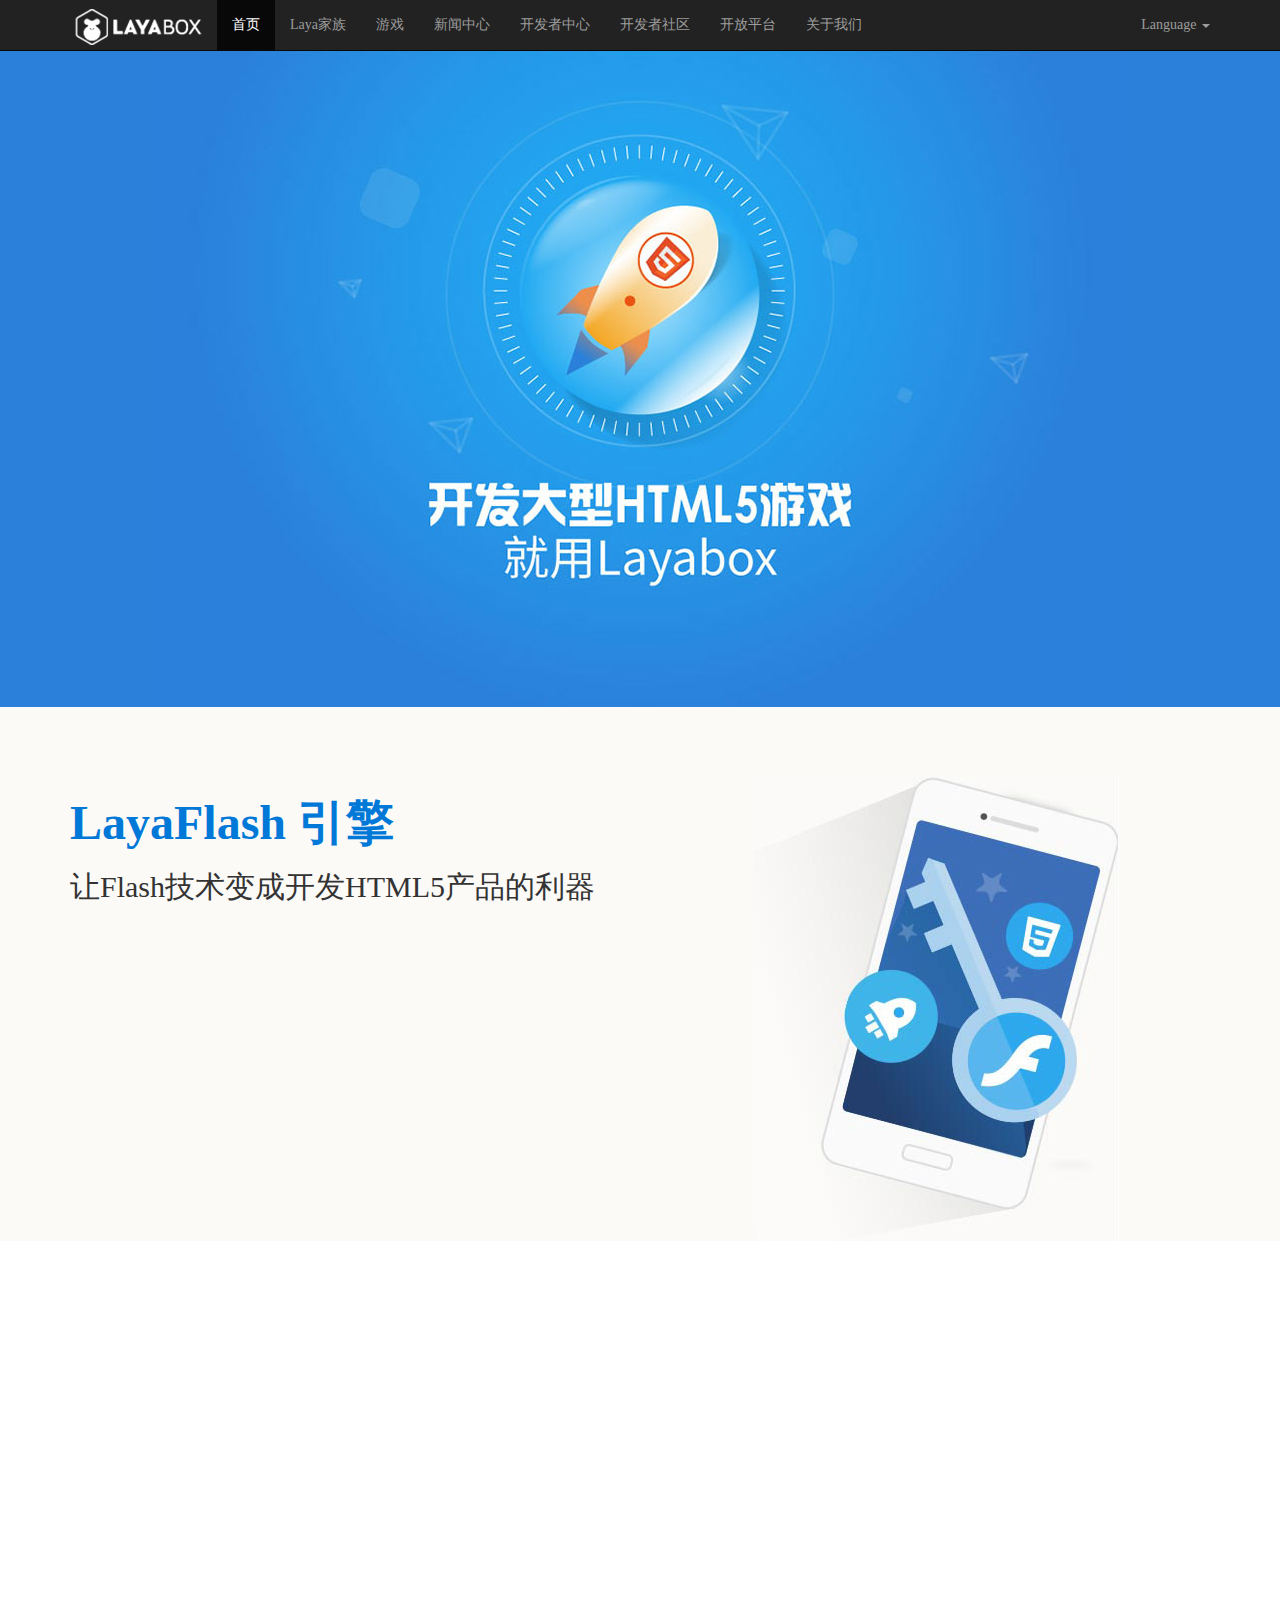
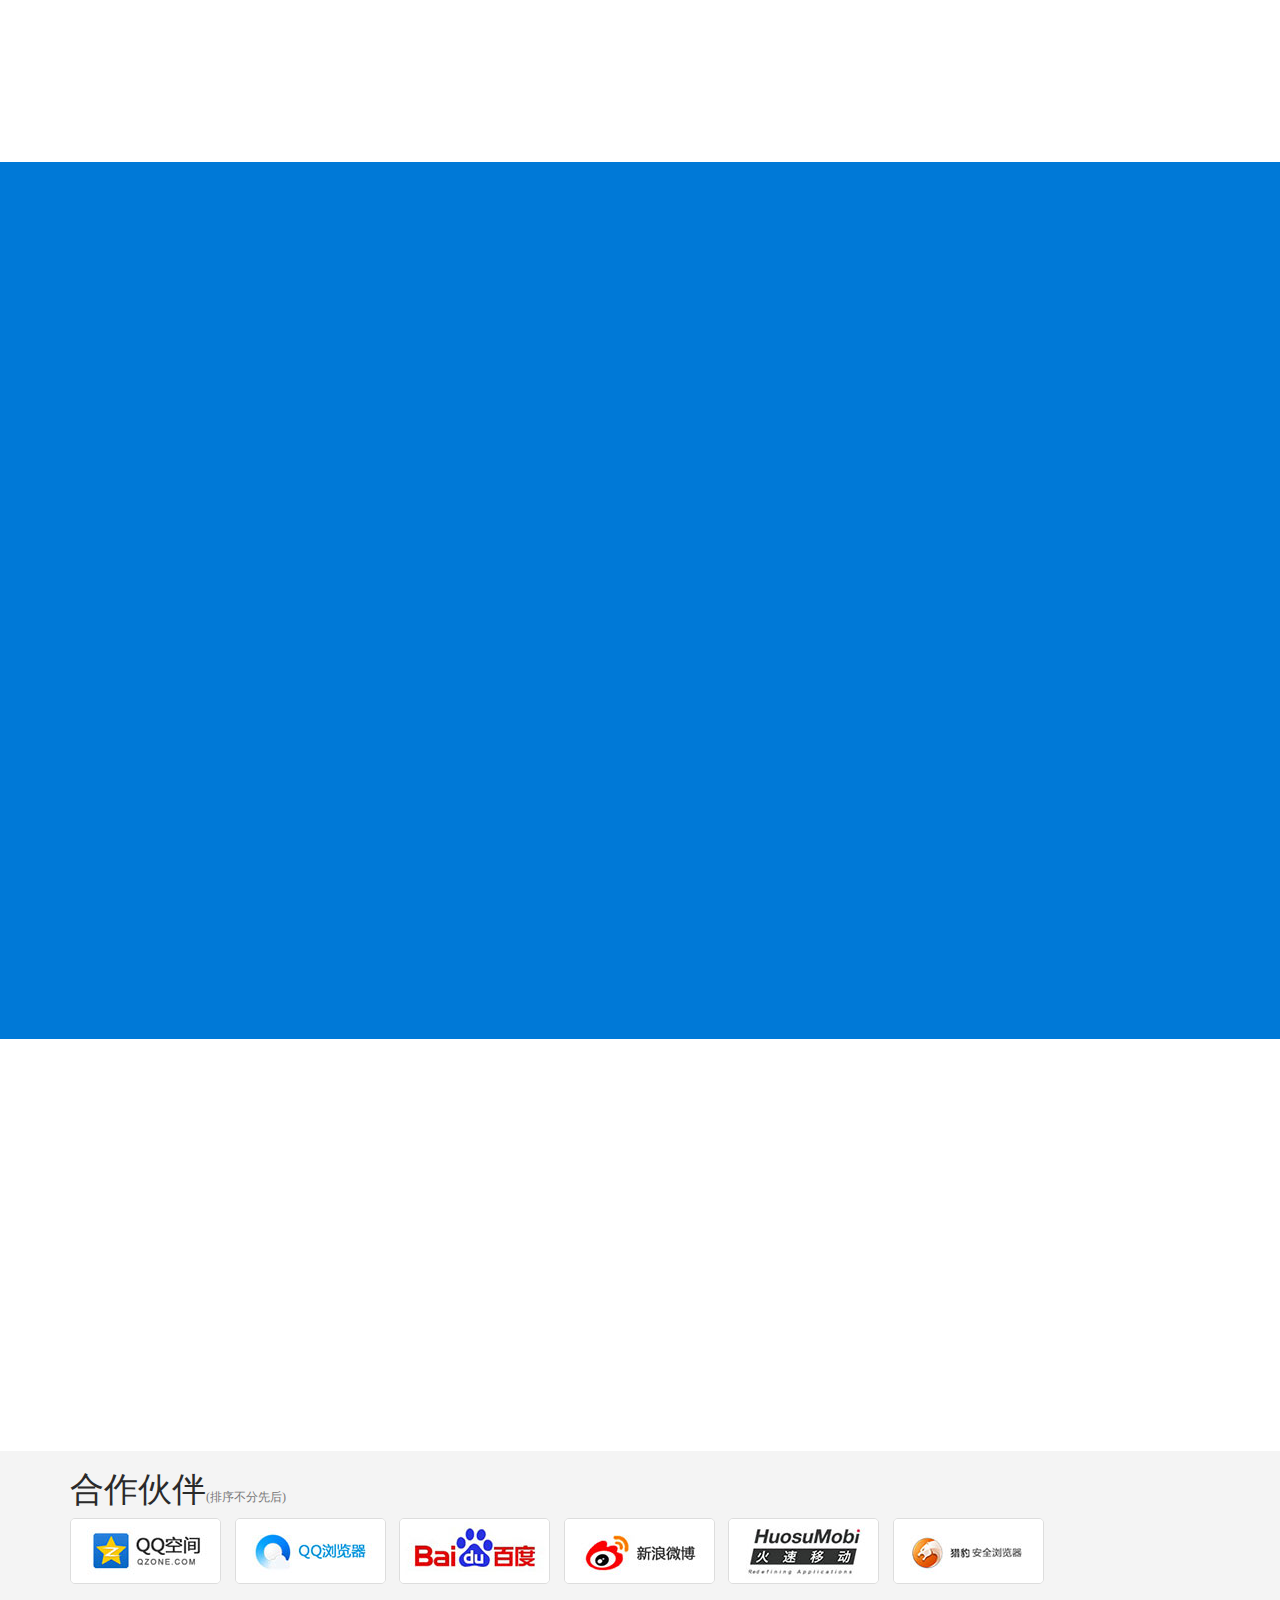
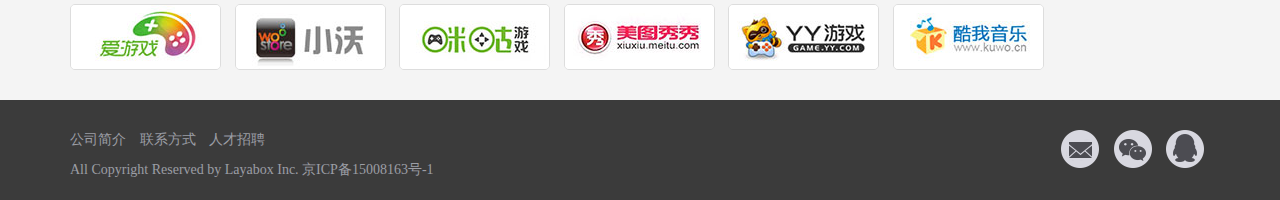
<file: index.html>
<!DOCTYPE html>
<html lang="en">
<head>
	<meta charset="UTF-8">
	<title>index</title>
	<meta name="viewport" content="width=device-width, initial-scale=1">
	<link rel="stylesheet" href="./css/bootstrap.min.css">
	<script src="./js/jquery-3.1.0.min.js"></script>
	<script src="./js/bootstrap.min.js"></script>
	<link rel="stylesheet" href="css/animate.min.css">
	<link rel="stylesheet" href="css/base.css">
	<link rel="stylesheet" href="css/index.css">
</head>
<body>
<!-- 头部导航条 -->
<nav class="navbar navbar-inverse navbar-fixed-top">
	<div class="container">
		<div class="navbar-header">
		<button class="navbar-toggle collapsed" type="button" data-toggle="collapse" data-target=".navbar-collapse">
			<span class="sr-only">Toggle navigation</span>
			<span class="icon-bar"></span>
			<span class="icon-bar"></span>
			<span class="icon-bar"></span>
		</button>
			<a href="#" class="navbar-brand hidden-sm">
				<img src="./images/icon01.png" alt="Brand">
			</a>
		</div>
		<div class="navbar-collapse collapse" role="navigation" aria-expanded="true">
			<ul class="nav navbar-nav">
				<li class="active"><a href="index.html">首页</a></li>
				<li><a href="LaYa.html">Laya家族</a></li>
				<li><a href="game.html">游戏</a></li>
				<li><a href="news.html">新闻中心</a></li>
				<li><a href="#">开发者中心</a></li>
				<li><a href="#">开发者社区</a></li>
				<li><a href="#">开放平台</a></li>
				<li><a href="about-us.html">关于我们</a></li>
			</ul>
			<ul class="nav navbar-nav navbar-right hidden-sm">
				<li class="dropdown">
	          <a href="#" class="dropdown-toggle" data-toggle="dropdown">Language <span class="caret"></span></a>
	          <ul class="dropdown-menu" role="menu">
	            <li><a href="#">中文</a></li>
	            <li><a href="#">English</a></li>
	            <li><a href="#">ばぺ</a></li>
	            <li><a href="#">阿萨斯</a></li>
	            <li><a href="#">ВПСг</a></li>
	          </ul>
	        </li>
			</ul>
		</div>
	</div>
</nav>
<!-- banner -->
<section class="banner">
	<div class="container">
		<div class="row">
			<div class="col-xs-12"><img src="images/index-banner.jpg" class="img-responsive" alt=""></div>
		</div>
	</div>
</section>
<section class="content01">
	<div class="container">
		<div class="row">
			<div class="col-md-7 col-xs-12">
				<h2>LayaFlash 引擎</h2>
				<h4 class="h4">让Flash技术变成开发HTML5产品的利器</h4>
				<div class="row marbotm wow fadeInUp" data-wow-duration="2s">
					<div class="col-sm-6">
						<div class="media">
							<a href="#" class="media-left">
								<img src="images/index-icon01.png" alt="">
							</a>
							<div class="media-body">
								<h4 class="media-heading">快速Flash产品转换</h4>
								<p>Flash页游\手游仅需1个人7天即可
									转换为HTML5和APP游戏</p>
							</div>
						</div>
					</div>
					<div class="col-sm-6">
						<div class="media">
							<a href="#" class="media-left">
								<img src="images/index-icon02.png" alt="">
							</a>
							<div class="media-body">
								<h4 class="media-heading">LayaFlash IDE</h4>
								<p>支持代码编译、调试、压缩与混淆
									加密、资源转换、在线文档等功能</p>
							</div>
						</div>
					</div>
				</div>
				<div class="row wow fadeInUp" data-wow-duration="2s">
					<div class="col-sm-6">
						<div class="media">
							<a href="#" class="media-left">
								<img src="images/index-icon03.png" alt="">
							</a>
							<div class="media-body">
								<h4 class="media-heading">HTML5零学习成本</h4>
								<p>AS3开发者可直接使用Flash开源框
									架和工具链进行开发HTML5</p>
							</div>
						</div>
					</div>
					<div class="col-sm-6">
						<div class="media">
							<a href="#" class="media-left">
								<img src="images/index-icon04.png" alt="">
							</a>
							<div class="media-body">
								<h4 class="media-heading">性能媲美APP</h4>
								<p>LayaFlash引擎的重度游戏已运行于
									QQ空间等平台，性能媲美APP</p>
							</div>
						</div>
					</div>
				</div>
			</div>
			<div class="col-md-5 visible-md-block visible-lg-block wow lightSpeedIn animated" data-wow-offset="100">
				<img src="images/index-img01.jpg" class="img-responsive" alt="">
			</div>
		</div>
	</div>
</section>
<section class="content02">
	<div class="container">
		<div class="row">
			<div class="col-md-4 visible-lg-block visible-md-block"><img src="images/index-img02.jpg" alt="" class="img-responsive img wow rotateInDownLeft"></div>
			<div class="col-md-6 col-xs-12 wow rotateInDownRight">
				<h2>Layabox 优势</h2>
				<ul class="list-unstyled">
					<li class="clearfix"><img src="images/index-icon05.png" class="pull-left" alt="">快速上手，Flash程序员3小时掌握HTML5开发</li>
					<li class="clearfix"><img src="images/index-icon06.png" class="pull-left" alt="">4年优化打磨，LayaPlayer运行器性能媲美APP</li>
					<li class="clearfix"><img src="images/index-icon07.png" class='pull-left' alt="">超5亿的LayaPlayer移动设备安装量帮助CP发行</li>
					<li class="clearfix"><img src="images/index-icon08.png" class="pull-left" alt="">使用LayaFlash开发大型HTML5游戏的企业超100家</li>
				</ul>
			</div>
		</div>
	</div>
</section>
<section class="content03">
	<div class="container  wow fadeIn" data-wow-duration="2s">
		<div class="text-center">
			<h2>Layabox产品家族</h2>
		</div>
		<div class="row wow bounceInLeft">
			<div class="col-sm-5">
				<div class="media btm">
					<a href="#" class="media-left btm-r">
						<img src="images/index-icon09.png" alt="">
					</a>
					<div class="media-body">
						<h4 class="media-heading">LayaAir</h4>
				<p>核心库仅100K左右的新一代HTML5引擎，支
					持AS3\TS\JS语言开发，支持2D\3D，非运行
					器模式下性能媲美APP。</p>
					</div>
				</div>
			</div>
			<div class="col-sm-5 col-sm-offset-1">
				<div class="media">
					<a href="#" class="media-left btm-r">
						<img src="images/index-icon10.png" alt="">
					</a>
					<div class="media-body">
						<h4 class="media-heading">LayaPublish</h4>
				<p>Layabox发行业务，通过在H5产业链中的技术
				桥梁优势，帮助CP获得流量支持。</p>
					</div>
				</div>
			</div>
		</div>
		<div class="row wow bounceInRight">
			<div class="col-sm-5">
				<div class="media btm">
					<a href="#" class="media-left btm-r">
						<img src="images/index-icon11.png" alt="">
					</a>
					<div class="media-body">
						<h4 class="media-heading">LayaFlash</h4>
				<p>使用Flash AS3语言开发H5的引擎框架，可直
				接在FB或FD中开发、调试、编译H5，也可快
				速将Flash页游\手游转换成H5游戏。</p>
					</div>
				</div>
			</div>
			<div class="col-sm-5 col-sm-offset-1">
				<div class="media">
					<a href="#" class="media-left btm-r">
						<img src="images/index-icon12.png" alt="">
					</a>
					<div class="media-body">
						<h4 class="media-heading">LayaStore</h4>
				<p>嵌入式HTML5商城，APP只需嵌入20K的SDK
				即可以获得托管式HTML5商店服务，进入流量
				获利新时代。</p>
					</div>
				</div>
			</div>
		</div>
		<div class="row wow fadeInLeft">
			<div class="col-sm-5">
				<div class="media btm">
					<a href="#" class="media-left btm-r">
						<img src="images/index-icon13.png" alt="">
					</a>
					<div class="media-body">
						<h4 class="media-heading">LayaPlayer</h4>
				<p>HTML5高速运行器，性能卓越、支持大型
				HTML5游戏流畅运行，目前已植入QQ、百度
				等20多家主流平台，安装量超5亿。</p>
					</div>
				</div>
			</div>
			<div class="col-sm-5 col-sm-offset-1">
				<div class="media">
					<a href="#" class="media-left btm-r">
						<img src="images/index-icon14.png" alt="">
					</a>
					<div class="media-body">
						<h4 class="media-heading">LayaOpen</h4>
				<p>Layabox开放平台，整合了Laya提供的各项运
				营，管理服务的服务，提供给游戏提供商和互
				联网渠道的统一开放平台。</p>
					</div>
				</div>
			</div>
		</div>	
	</div>
</section>
<section class="content04">
	<div class="container">
		<div class="row th wow pulse animated" data-wow-duration="1s" >
			<div class="col-sm-9 col-xs-12">
				<h2 class="h02">采用Layabox引擎的精彩游戏</h2>	
			</div>
			<div class="col-xs-12 col-sm-2">
				<a href="#" class="pull-right more">更多</a>
			</div>
		</div>
		<div class="row">
			<div class="col-md-4 col-xs-12 wow lightSpeedIn animated">
				<img src="images/index-img03.png" class="img-responsive bigimg" alt="">
			</div>
			<div class="clearfix visible-sm visible-xs"></div>
			<div class="col-md-8 smallImg">
				<!-- <div class="row">
					<div class="col-md-2 col-xs-4 col-sm-3">
						<a href="#"><img src="images/index-img04.png" alt=""></a>
						<p class="text-center">猎刃2</p>
					</div>
					<div class="col-md-2 col-xs-4 col-sm-3">
						<a href="#"><img src="images/index-img05.png" alt=""></a>
						<p class="text-center">上吧主公</p>
					</div>
					<div class="col-md-2 col-xs-4 col-sm-3">
						<a href="#"><img src="images/index-img06.png" alt=""></a>
						<p class="text-center">醉西游</p>
					</div>
					<div class="col-md-2 col-xs-4 col-sm-3">
						<a href="#"><img src="images/index-img07.png" alt=""></a>
						<p class="text-center">魔卡幻想</p>
					</div>
					<div class="col-md-2 col-xs-4 col-sm-3">
						<a href="#"><img src="images/index-img08.png" alt=""></a>
						<p class="text-center">超能战队</p>
					</div>
					<div class="col-md-2 col-xs-4 col-sm-3">
						<a href="#"><img src="images/index-img09.png" alt=""></a>
						<p class="text-center">刀塔大菠萝</p>
					</div>
					<div class="col-md-2 col-xs-4 col-sm-3">
						<a href="#"><img src="images/index-img10.png" alt=""></a>
						<p class="text-center">轰三国</p>
					</div>
					<div class="col-md-2 col-xs-4 col-sm-3">
						<a href="#"><img src="images/index-img11.png" alt=""></a>
						<p class="text-center">迷你猎人</p>
					</div>
					<div class="col-md-2 col-xs-4 col-sm-3">
						<a href="#"><img src="images/index-img12.png" alt=""></a>
						<p class="text-center">夺塔三国</p>
					</div>
					<div class="col-md-2 col-xs-4 col-sm-3">
						<a href="#"><img src="images/index-img13.png" alt=""></a>
						<p class="text-center">英雄争霸</p>
					</div>
					<div class="col-md-2 col-xs-4 col-sm-3">
						<a href="#"><img src="images/index-img14.png" alt=""></a>
						<p class="text-center">战争之门</p>
					</div>
					<div class="col-md-2 col-xs-4 col-sm-3">
						<a href="#"><img src="images/index-img15.png" alt=""></a>
						<p class="text-center">萌挂三国</p>
					</div>
				</div> -->
				<ul class="list-inline wow bounceInDown animated">
					<li>
						<a href=""><img src="images/index-img04.png" alt=""></a>
						<p class="text-center">猎刃2</p>
					</li>
					<li>
						<a href="#"><img src="images/index-img05.png" alt=""></a>
						<p class="text-center">上吧主公</p>
					</li>
					<li>
						<a href="#"><img src="images/index-img06.png" alt=""></a>
						<p class="text-center">醉西游</p>
					</li>
					<li>
						<a href="#"><img src="images/index-img07.png" alt=""></a>
						<p class="text-center">魔卡幻想</p>
					</li>
					<li>
						<a href="#"><img src="images/index-img08.png" alt=""></a>
						<p class="text-center">超能战队</p>
					</li>
					<li>
						<a href="#"><img src="images/index-img09.png" alt=""></a>
						<p class="text-center">刀塔大菠萝</p>
					</li>
					<li>
						<a href="#"><img src="images/index-img10.png" alt=""></a>
						<p class="text-center">轰三国</p>
					</li>
					<li>
						<a href="#"><img src="images/index-img11.png" alt=""></a>
						<p class="text-center">迷你猎人</p>
					</li>
					<li>
						<a href="#"><img src="images/index-img12.png" alt=""></a>
						<p class="text-center">夺塔三国</p>
					</li>
					<li>
						<a href="#"><img src="images/index-img13.png" alt=""></a>
						<p class="text-center">英雄争霸</p>
					</li>
					<li>
						<a href="#"><img src="images/index-img14.png" alt=""></a>
						<p class="text-center">战争之门</p>
					</li>
					<li>
						<a href="#"><img src="images/index-img15.png" alt=""></a>
						<p class="text-center">萌挂三国</p>
					</li>
				</ul>
			</div>
		</div>
	</div>
</section>
<section class="content05">
	<div class="container">
		<div class="row">
			<div class="col-xs-12">
				<h2 class="h02">合作伙伴<small>(排序不分先后)</small></h2>
			</div>
		</div>
		<div class="row">
			<ul class="col-xs-12 list-inline partner">
				<li>
					<a href=""><img src="images/partner01.jpg" alt=""></a>
				</li>
				<li>
					<a href=""><img src="images/partner02.jpg" alt=""></a>
				</li>
				<li>
					<a href=""><img src="images/partner03.jpg" alt=""></a>
				</li>
				<li>
					<a href=""><img src="images/partner04.jpg" alt=""></a>
				</li>
				<li>
					<a href=""><img src="images/partner05.jpg" alt=""></a>
				</li>
				<li>
					<a href=""><img src="images/partner06.jpg" alt=""></a>
				</li>
				<li>
					<a href=""><img src="images/partner07.jpg" alt=""></a>
				</li>
				<li>
					<a href=""><img src="images/partner08.jpg" alt=""></a>
				</li>
				<li>
					<a href=""><img src="images/partner09.jpg" alt=""></a>
				</li>
				<li>
					<a href=""><img src="images/partner10.jpg" alt=""></a>
				</li>
				<li>
					<a href=""><img src="images/partner11.jpg" alt=""></a>
				</li>
				<li>
					<a href=""><img src="images/partner12.jpg" alt=""></a>
				</li>
			</ul>
		</div>
	</div>
</section>
<footer>
	<div class="container">
		<div class="col-sm-6 col-xs-12">
			<ul class="list-inline">
				<li><a href="#">公司简介</a></li>
				<li><a href="#">联系方式</a></li>
				<li><a href="#">人才招聘</a></li>
			</ul>
			<p>All Copyright Reserved by Layabox Inc. 京ICP备15008163号-1</p>
		</div>
		<div class="col-sm-6 visible-lg visible-md visible-sm f-contact">
			<ul class="list-inline pull-right">
				<li><a href="javascript:;"><img src="images/f-icon01.png" alt=""></a>
					<div class="ewm"><img src="images/ewm.jpg" alt=""></div>
				</li>
				<li>
					<a href="javascript:;"><img src="images/f-icon02.png" alt=""></a>
					<div class="ewm"><img src="images/ewm.jpg" alt=""></div>
				</li>
				<li>
					<a href="javascript:;"><img src="images/f-icon03.png" alt=""></a>
					<div class="ewm"><img src="images/ewm.jpg" alt=""></div>
				</li>
			</ul>
		</div>
	</div>
</footer>
<script src="js/wow.min.js"></script>
<script>
	new WOW().init();
</script>
</body>
</html>
</file>
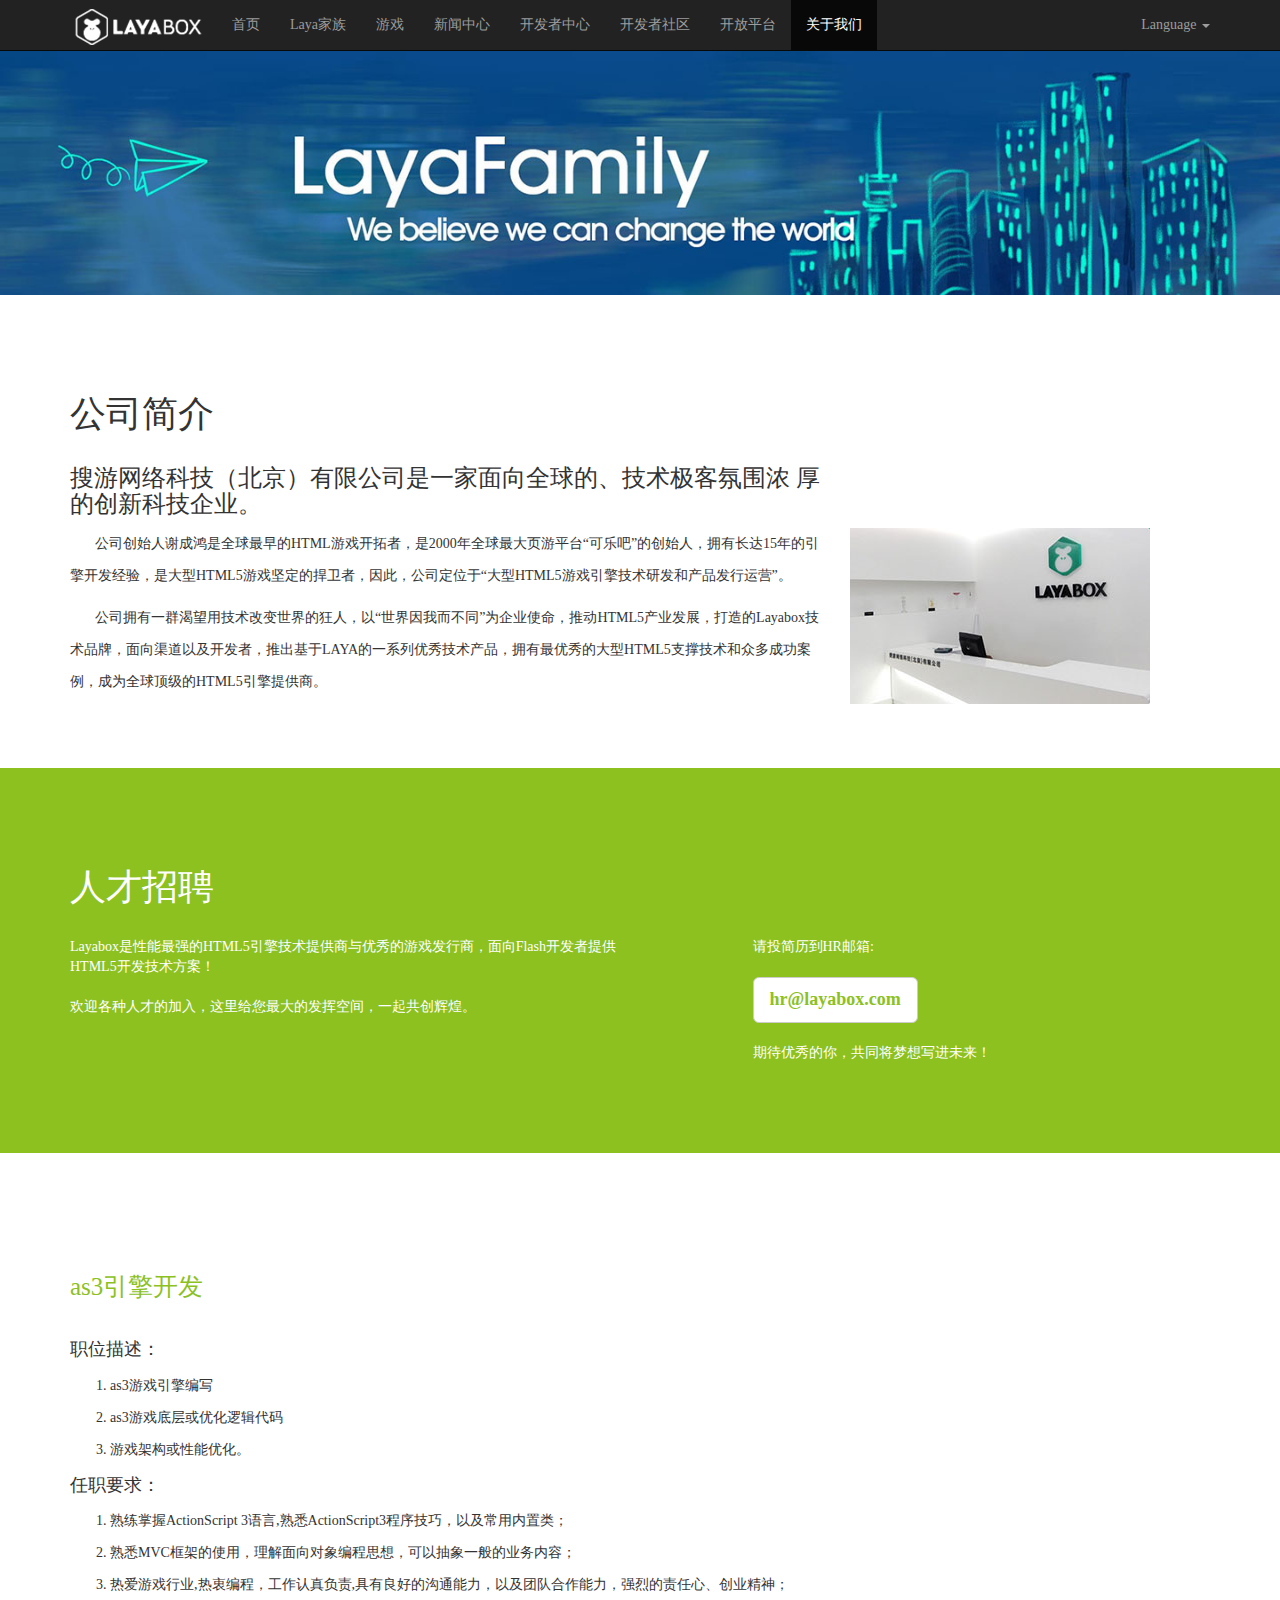
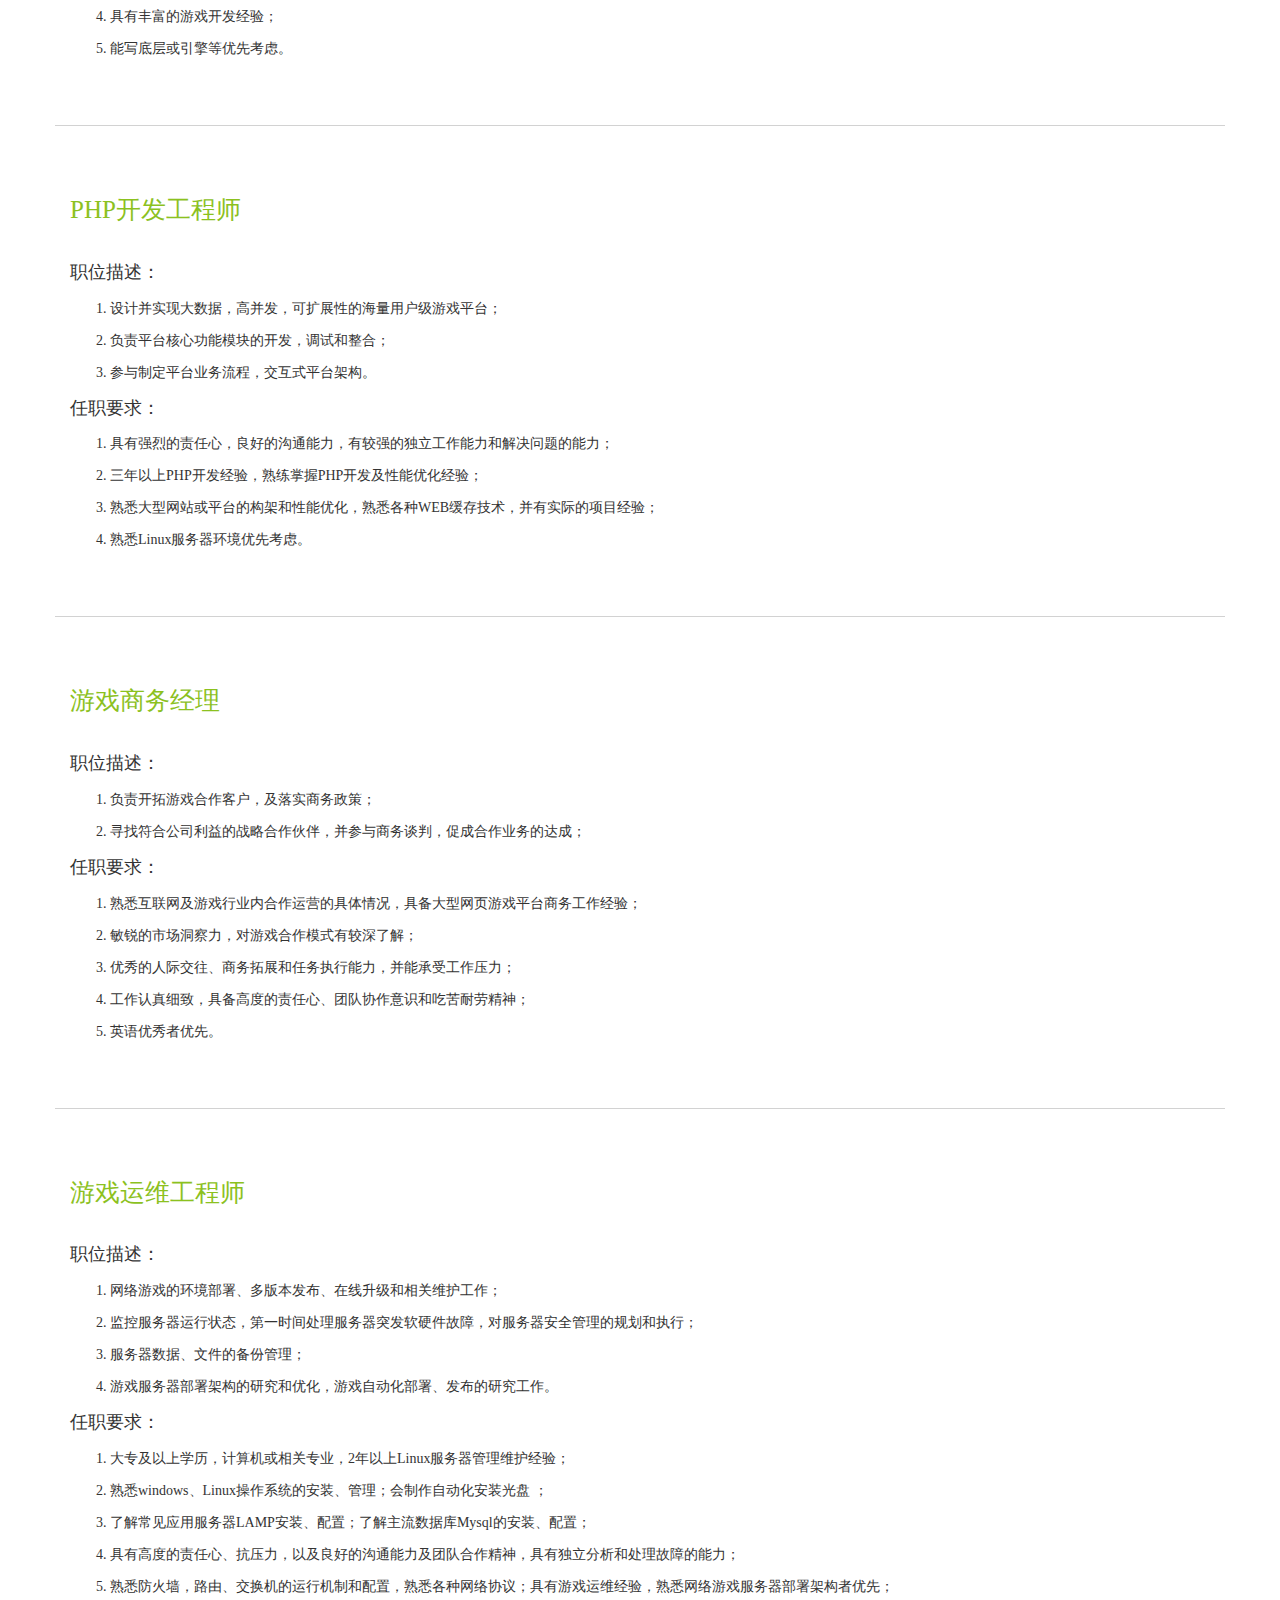
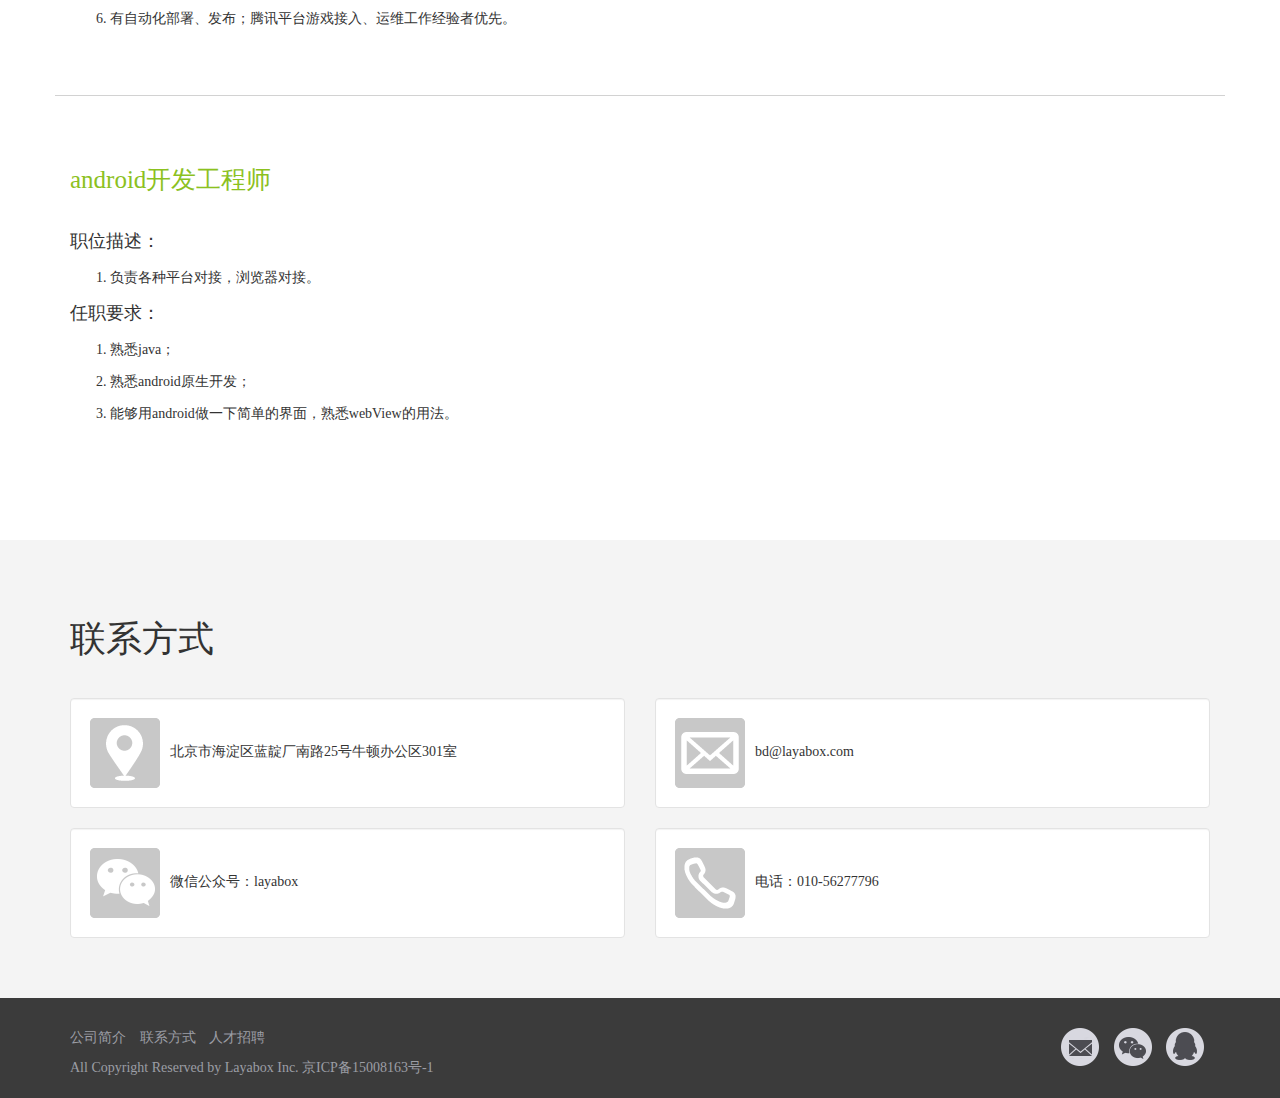
<file: about-us.html>
<!DOCTYPE html>
<html lang="en">
<head>
	<meta charset="UTF-8">
	<title>about-us</title>
	<meta name="viewport" content="width=device-width, initial-scale=1">
	<link rel="stylesheet" href="./css/bootstrap.min.css">
	<script src="./js/jquery-3.1.0.min.js"></script>
	<script src="./js/bootstrap.min.js"></script>
	<link rel="stylesheet" href="css/animate.min.css">
	<link rel="stylesheet" href="css/base.css">
	<link rel="stylesheet" href="css/about-us.css">
</head>
<body>
<nav class="navbar navbar-inverse navbar-fixed-top">
	<div class="container">
		<div class="navbar-header">
		<button class="navbar-toggle collapsed" type="button" data-toggle="collapse" data-target=".navbar-collapse">
			<span class="sr-only">Toggle navigation</span>
			<span class="icon-bar"></span>
			<span class="icon-bar"></span>
			<span class="icon-bar"></span>
		</button>
			<a href="#" class="navbar-brand hidden-sm">
				<img src="./images/icon01.png" alt="Brand">
			</a>
		</div>
		<div class="navbar-collapse collapse" role="navigation" aria-expanded="true">
			<ul class="nav navbar-nav">
				<li><a href="index.html">首页</a></li>
				<li><a href="LaYa.html">Laya家族</a></li>
				<li><a href="game.html">游戏</a></li>
				<li><a href="news.html">新闻中心</a></li>
				<li><a href="#">开发者中心</a></li>
				<li><a href="#">开发者社区</a></li>
				<li><a href="#">开放平台</a></li>
				<li class="active"><a href="about-us.html">关于我们</a></li>
			</ul>
			<ul class="nav navbar-nav navbar-right hidden-sm">
				<li class="dropdown">
	          <a href="#" class="dropdown-toggle" data-toggle="dropdown">Language <span class="caret"></span></a>
	          <ul class="dropdown-menu" role="menu">
	            <li><a href="#">中文</a></li>
	            <li><a href="#">English</a></li>
	            <li><a href="#">ばぺ</a></li>
	            <li><a href="#">阿萨斯</a></li>
	            <li><a href="#">ВПСг</a></li>
	          </ul>
	        </li>
			</ul>
		</div>
	</div>
</nav>
<header>
	<img src="images/banner-ab.jpg" class="img-responsive" alt="">
</header>
<section class="company">
	<div class="container">
		<div class="row">
			<div class="col-xs-12">
				<h1>公司简介</h1>
			</div>
		</div>
		<div class="row">
			<div class="col-sm-8">
				<h3>搜游网络科技（北京）有限公司是一家面向全球的、技术极客氛围浓
					厚的创新科技企业。</h3>
			</div>
		</div>
		<div class="row">
			<div class="col-sm-8">
				<p>公司创始人谢成鸿是全球最早的HTML游戏开拓者，是2000年全球最大页游平台“可乐吧”的创始人，拥有长达15年的引擎开发经验，是大型HTML5游戏坚定的捍卫者，因此，公司定位于“大型HTML5游戏引擎技术研发和产品发行运营”。</p>
				<p>公司拥有一群渴望用技术改变世界的狂人，以“世界因我而不同”为企业使命，推动HTML5产业发展，打造的Layabox技术品牌，面向渠道以及开发者，推出基于LAYA的一系列优秀技术产品，拥有最优秀的大型HTML5支撑技术和众多成功案例，成为全球顶级的HTML5引擎提供商。</p>
			</div>
			<div class="col-sm-4">
				<img src="images/about01.jpg" class="img-responsive img-hover" alt="">
			</div>
		</div>
	</div>
</section>
<section class="zhaopin">
	<div class="container">
		<div class="row">
			<div class="col-xs-12">
				<h1 class="z-h1">人才招聘</h1>
			</div>
		</div>
		<div class="row">
			<div class="col-sm-6 col-xs-12">
				<p>Layabox是性能最强的HTML5引擎技术提供商与优秀的游戏发行商，面向Flash开发者提供
				HTML5开发技术方案！</p>
				<p>欢迎各种人才的加入，这里给您最大的发挥空间，一起共创辉煌。</p>
			</div>
			<div class="col-sm-4 col-sm-offset-1 col-xs-12">
				<p>请投简历到HR邮箱: </p>
				<a href="#" class="btn btn-default btn-lg">hr@layabox.com</a>	
				<p>期待优秀的你，共同将梦想写进未来！</p>
			</div>
		</div>
	</div>
</section>
<section class="zhaopin-content">
	<div class="container">
		<div class="row list-item">
			<div class="col-xs-12">
				<div class="page-header">
					<h2>as3引擎开发</h2>
				</div>
				<div class="caption">
					<h4>职位描述：</h4>
					<ol>
						<li>as3游戏引擎编写</li>
						<li>as3游戏底层或优化逻辑代码</li>
						<li>游戏架构或性能优化。</li>
					</ol>
					<h4>任职要求：</h4>
					<ol>
						<li> 熟练掌握ActionScript 3语言,熟悉ActionScript3程序技巧，以及常用内置类；</li>
						<li>熟悉MVC框架的使用，理解面向对象编程思想，可以抽象一般的业务内容；</li>
						<li>热爱游戏行业,热衷编程，工作认真负责,具有良好的沟通能力，以及团队合作能力，强烈的责任心、创业精神；</li>
						<li> 具有丰富的游戏开发经验；</li>
						<li>能写底层或引擎等优先考虑。</li>
					</ol>
				</div>
			</div>
		</div>
		<div class="row list-item">
			<div class="col-xs-12">
				<div class="page-header">
					<h2>PHP开发工程师</h2>
				</div>
				<div class="caption">
					<h4>职位描述：</h4>
					<ol>
						<li>设计并实现大数据，高并发，可扩展性的海量用户级游戏平台；</li>
						<li>负责平台核心功能模块的开发，调试和整合；</li>
						<li>参与制定平台业务流程，交互式平台架构。</li>
					</ol>
					<h4>任职要求：</h4>
					<ol>
						<li> 具有强烈的责任心，良好的沟通能力，有较强的独立工作能力和解决问题的能力；</li>
						<li>三年以上PHP开发经验，熟练掌握PHP开发及性能优化经验；</li>
						<li> 熟悉大型网站或平台的构架和性能优化，熟悉各种WEB缓存技术，并有实际的项目经验； </li>
						<li> 熟悉Linux服务器环境优先考虑。</li>
					</ol>
				</div>
			</div>
		</div>
		<div class="row list-item">
			<div class="col-xs-12">
				<div class="page-header">
					<h2>游戏商务经理</h2>
				</div>
				<div class="caption">
					<h4>职位描述：</h4>
					<ol>
						<li>负责开拓游戏合作客户，及落实商务政策；</li>
						<li>寻找符合公司利益的战略合作伙伴，并参与商务谈判，促成合作业务的达成；</li>
					</ol>
					<h4>任职要求：</h4>
					<ol>
						<li> 熟悉互联网及游戏行业内合作运营的具体情况，具备大型网页游戏平台商务工作经验；</li>
						<li>敏锐的市场洞察力，对游戏合作模式有较深了解；</li>
						<li>优秀的人际交往、商务拓展和任务执行能力，并能承受工作压力；</li>
						<li> 工作认真细致，具备高度的责任心、团队协作意识和吃苦耐劳精神；</li>
						<li> 英语优秀者优先。</li>
					</ol>
				</div>
			</div>
		</div>
		<div class="row list-item">
			<div class="col-xs-12">
				<div class="page-header">
					<h2>游戏运维工程师</h2>
				</div>
				<div class="caption">
					<h4>职位描述：</h4>
					<ol>
						<li>网络游戏的环境部署、多版本发布、在线升级和相关维护工作；</li>
						<li>监控服务器运行状态，第一时间处理服务器突发软硬件故障，对服务器安全管理的规划和执行； </li>
						<li>服务器数据、文件的备份管理；  </li>
						<li>游戏服务器部署架构的研究和优化，游戏自动化部署、发布的研究工作。</li>
					</ol>
					<h4>任职要求：</h4>
					<ol>
						<li>  大专及以上学历，计算机或相关专业，2年以上Linux服务器管理维护经验； </li>
						<li>熟悉windows、Linux操作系统的安装、管理；会制作自动化安装光盘 ； </li>
						<li>了解常见应用服务器LAMP安装、配置；了解主流数据库Mysql的安装、配置； </li>
						<li> 具有高度的责任心、抗压力，以及良好的沟通能力及团队合作精神，具有独立分析和处理故障的能力；</li>
						<li>  熟悉防火墙，路由、交换机的运行机制和配置，熟悉各种网络协议；具有游戏运维经验，熟悉网络游戏服务器部署架构者优先； </li>
						<li>  有自动化部署、发布；腾讯平台游戏接入、运维工作经验者优先。 </li>
					</ol>
				</div>
			</div>
		</div>
		<div class="row list-item last">
			<div class="col-xs-12">
				<div class="page-header">
					<h2>android开发工程师</h2>
				</div>
				<div class="caption">
					<h4>职位描述：</h4>
					<ol>
						<li>负责各种平台对接，浏览器对接。</li>
					</ol>
					<h4>任职要求：</h4>
					<ol>
						<li> 熟悉java；</li>
						<li>熟悉android原生开发；</li>
						<li>能够用android做一下简单的界面，熟悉webView的用法。</li>
					</ol>
				</div>
			</div>
		</div>
	</div>
</section>
<section class="contact-us">
	<div class="container">
		<div class="row">
			<div class="col-xs-12">
				<div class="page-header">
					<h1>联系方式</h1>
				</div>
			</div>
		</div>
		<div class="row">
			<div class="col-sm-6">
				<div class="media well">
					<div class="media-body">
						<img src="images/contact01.png" alt=""><span>北京市海淀区蓝靛厂南路25号牛顿办公区301室</span><div class="middle"></div> 
					</div>
				</div>
			</div>
			<div class="col-sm-6">
				<div class="media well">
					<div class="media-body">
						<img src="images/contact02.png" alt=""><span>bd@layabox.com</span><div class="middle"></div> 
					</div>
				</div>
			</div>
		</div>
		<div class="row">
			<div class="col-sm-6">
				<div class="media well">
					<div class="media-body">
						<img src="images/contact03.png" alt=""><span>微信公众号：layabox</span><div class="middle"></div> 
					</div>
				</div>
			</div>
			<div class="col-sm-6">
				<div class="media well">
					<div class="media-body">
						<img src="images/contact04.png" alt=""><span>电话：010-56277796</span><div class="middle"></div> 
					</div>
				</div>
			</div>
		</div>
	</div>
</section>
<footer>
	<div class="container">
		<div class="col-sm-6 col-xs-12">
			<ul class="list-inline">
				<li><a href="#">公司简介</a></li>
				<li><a href="#">联系方式</a></li>
				<li><a href="#">人才招聘</a></li>
			</ul>
			<p>All Copyright Reserved by Layabox Inc. 京ICP备15008163号-1</p>
		</div>
		<div class="col-sm-6 visible-lg visible-md visible-sm f-contact">
			<ul class="list-inline pull-right">
				<li><a href="javascript:;"><img src="images/f-icon01.png" alt=""></a>
					<div class="ewm"><img src="images/ewm.jpg" alt=""></div>
				</li>
				<li>
					<a href="javascript:;"><img src="images/f-icon02.png" alt=""></a>
					<div class="ewm"><img src="images/ewm.jpg" alt=""></div>
				</li>
				<li>
					<a href="javascript:;"><img src="images/f-icon03.png" alt=""></a>
					<div class="ewm"><img src="images/ewm.jpg" alt=""></div>
				</li>
			</ul>
		</div>
	</div>
</footer>
</body>
</html>
</file>
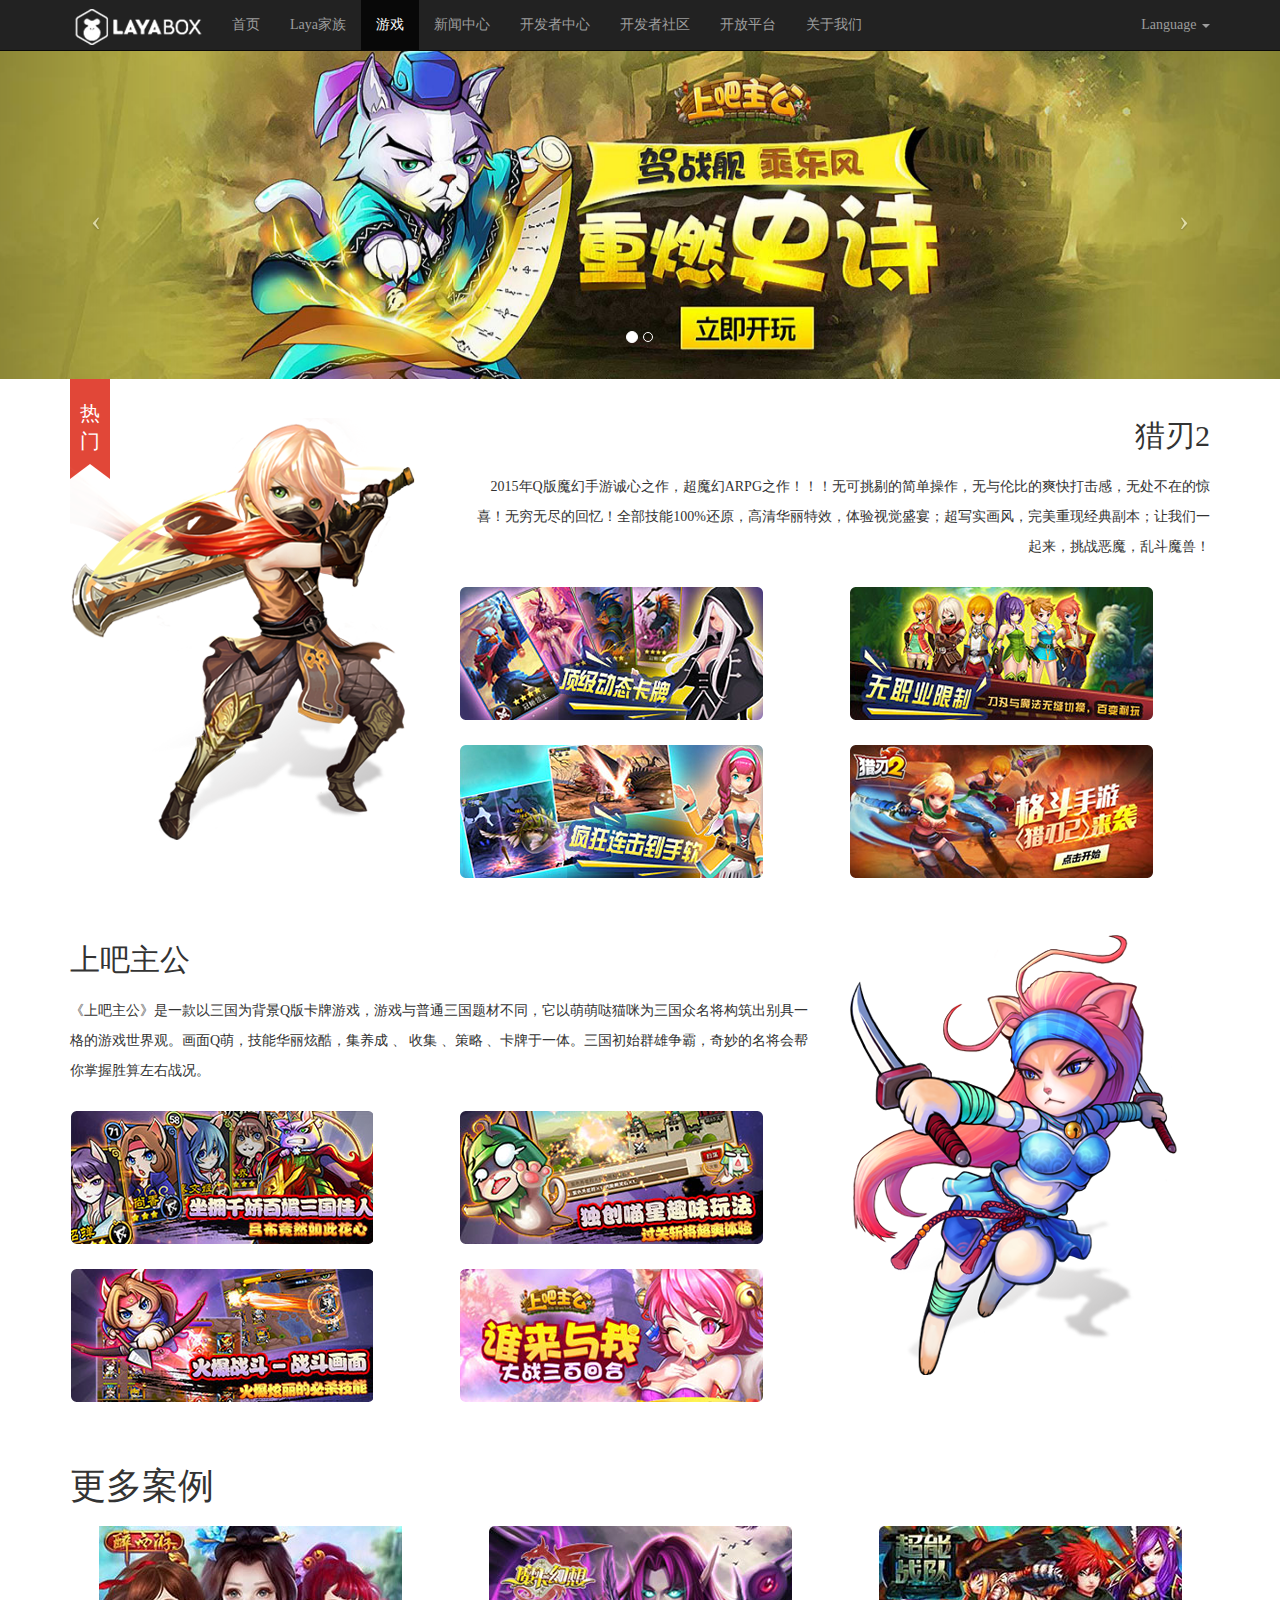
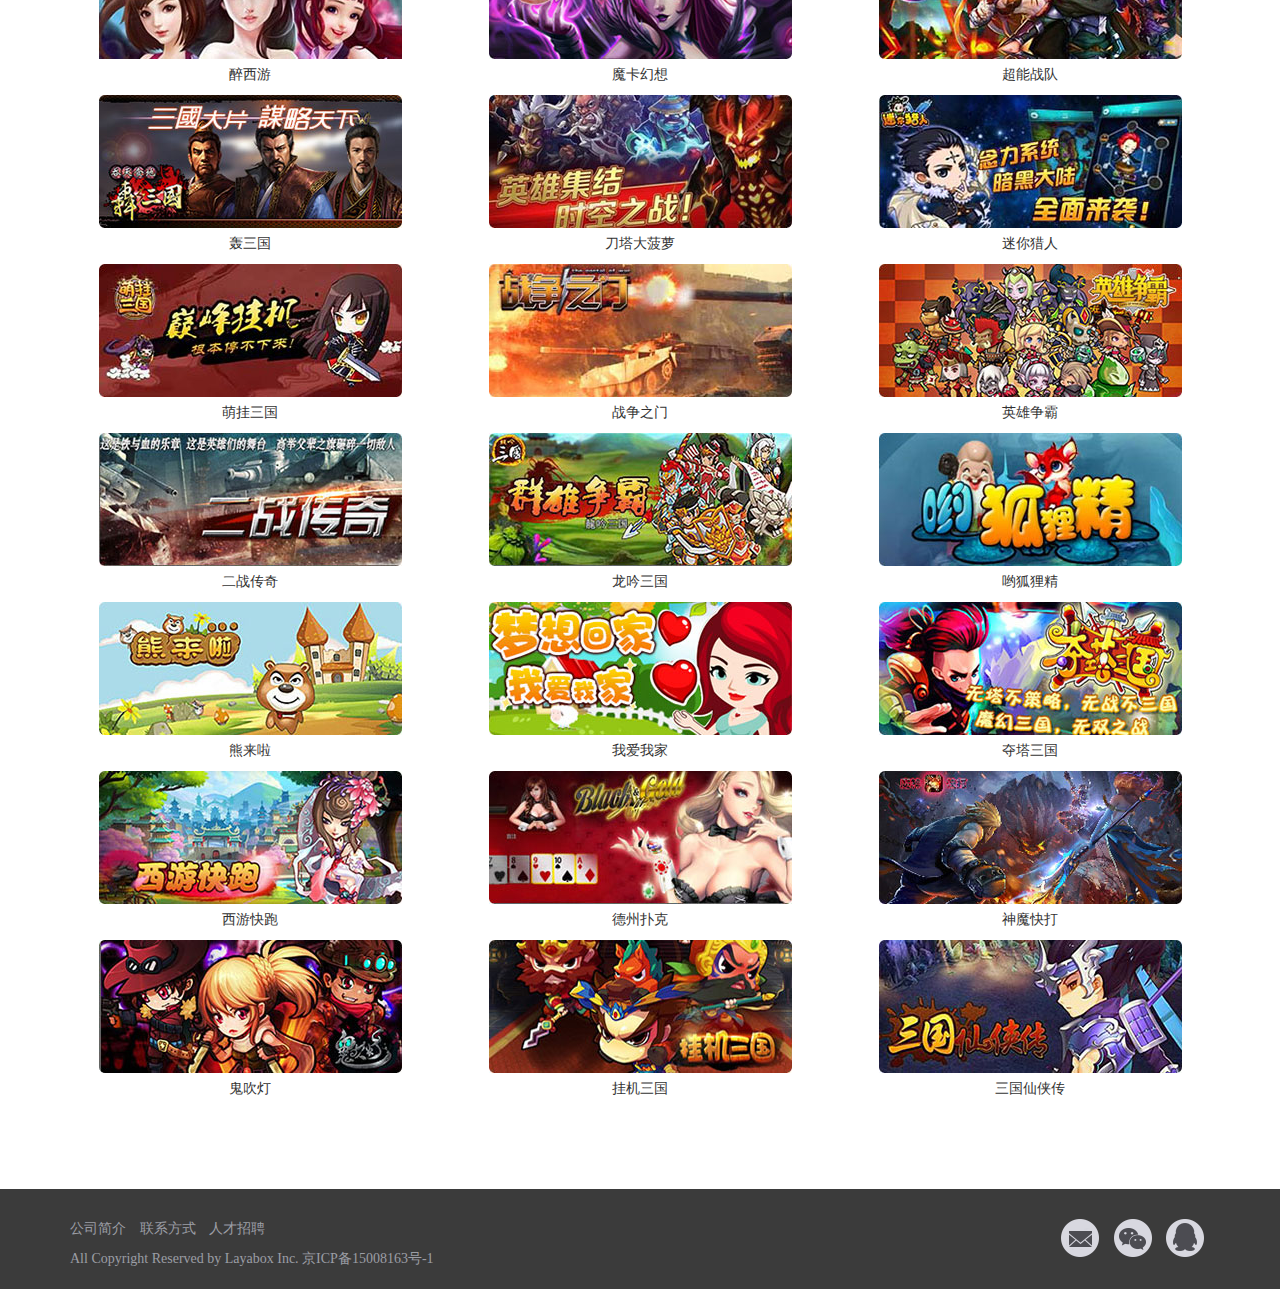
<file: game.html>
<!DOCTYPE html>
<html lang="en">
<head>
	<meta charset="UTF-8">
	<title>game</title>
	<meta name="viewport" content="width=device-width, initial-scale=1">
	<link rel="stylesheet" href="./css/bootstrap.min.css">
	<script src="./js/jquery-3.1.0.min.js"></script>
	<script src="./js/bootstrap.min.js"></script>
	<link rel="stylesheet" href="css/animate.min.css">
	<link rel="stylesheet" href="css/base.css">
	<link rel="stylesheet" href="css/game.css">
</head>
<body>
<nav class="navbar navbar-inverse navbar-fixed-top">
	<div class="container">
		<div class="navbar-header">
		<button class="navbar-toggle collapsed" type="button" data-toggle="collapse" data-target=".navbar-collapse">
			<span class="sr-only">Toggle navigation</span>
			<span class="icon-bar"></span>
			<span class="icon-bar"></span>
			<span class="icon-bar"></span>
		</button>
			<a href="index.html" class="navbar-brand hidden-sm">
				<img src="./images/icon01.png" alt="Brand">
			</a>
		</div>
		<div class="navbar-collapse collapse" role="navigation" aria-expanded="true">
			<ul class="nav navbar-nav">
				<li><a href="index.html">首页</a></li>
				<li><a href="LaYa.html">Laya家族</a></li>
				<li class="active"><a href="game.html">游戏</a></li>
				<li><a href="news.html">新闻中心</a></li>
				<li><a href="#">开发者中心</a></li>
				<li><a href="#">开发者社区</a></li>
				<li><a href="#">开放平台</a></li>
				<li><a href="about-us.html">关于我们</a></li>
			</ul>
			<ul class="nav navbar-nav navbar-right hidden-sm">
				<li class="dropdown">
	          <a href="#" class="dropdown-toggle" data-toggle="dropdown">Language <span class="caret"></span></a>
	          <ul class="dropdown-menu" role="menu">
	            <li><a href="#">中文</a></li>
	            <li><a href="#">English</a></li>
	            <li><a href="#">ばぺ</a></li>
	            <li><a href="#">阿萨斯</a></li>
	            <li><a href="#">ВПСг</a></li>
	          </ul>
	        </li>
			</ul>
		</div>
	</div>
</nav>
<!-- banner -->
<section class="banner">
	<div id="carousel" class="carousel slide" data-ride="carousel">
		<ol class="carousel-indicators">
			<li data-target="#carousel" data-slide-to="0" class="active"></li>
			<li data-target="#carousel" data-slide-to="1" class=""></li>
		</ol>
		<div class="carousel-inner">
			<div class="item active">
				<img src="./images/banner-game.jpg" alt="">
			</div>
			<div class="item">
				<img src="./images/game-slider-02.jpg" alt="">
			</div>
		</div>
		<a href="#carousel" class="left carousel-control" data-slide="prev">
			<span class="icon-prev"></span>
		</a>
		<a href="#carousel" class="right carousel-control" data-slide="next">
			<span class="icon-next"></span>
		</a>
	</div>
</section>
<!-- hotGame -->
<section class="hotGame">
	<div class="container wrap">
		<div class="hot"><span>热<br>门</span></div>
		<div class="row">
			<div class="col-sm-4 hidden-xs">
				<img src="images/game-bImg01.png" alt="" class="img-responsive bigImg">
			</div>
			<div class="col-sm-8 col-xs-12">
				<div class="row">
					<div class="col-xs-12">
						<div class="page-header">
							<h2 class="text-right">猎刃2</h2>
						</div>
					</div>
				</div>
				<div class="row btm">
					<div class="col-xs-12">
						<p class="text-right"> 2015年Q版魔幻手游诚心之作，超魔幻ARPG之作！！！无可挑剔的简单操作，无与伦比的爽快打击感，无处不在的惊
							喜！无穷无尽的回忆！全部技能100%还原，高清华丽特效，体验视觉盛宴；超写实画风，完美重现经典副本；让我们一
							起来，挑战恶魔，乱斗魔兽！</p>
					</div>
				</div>
				<div class="row btm">
					<div class="col-xs-6 text-center">
						<a href="#"><img src="images/game-bs01.png" class="img-responsive" alt=""></a>
					</div>
					<div class="col-xs-6 text-center">
						<a href="#"><img src="images/game-bs02.png" class="img-responsive" alt=""></a>
					</div>
				</div>
				<div class="row btm">
					<div class="col-xs-6 text-center">
						<a href="#"><img src="images/game-bs03.png" class="img-responsive" alt=""></a>
					</div>
					<div class="col-xs-6 text-center">
						<a href="#"><img src="images/game-bs04.png" class="img-responsive" alt=""></a>
					</div>
				</div>
			</div>
		</div>
		<div class="row">
			<div class="col-sm-8 col-xs-12">
				<div class="row">
					<div class="col-xs-12">
						<div class="page-header">
							<h2 class="text-left">上吧主公</h2>
						</div>
					</div>
				</div>
				<div class="row btm">
					<div class="col-xs-12">
						<p class="text-left"> 《上吧主公》是一款以三国为背景Q版卡牌游戏，游戏与普通三国题材不同，它以萌萌哒猫咪为三国众名将构筑出别具一
						格的游戏世界观。画面Q萌，技能华丽炫酷，集养成 、 收集 、策略 、卡牌于一体。三国初始群雄争霸，奇妙的名将会帮
						你掌握胜算左右战况。</p>
					</div>
				</div>
				<div class="row btm">
					<div class="col-xs-6 text-center">
						<a href="#"><img src="images/game-bs05.png" class="img-responsive" alt=""></a>
					</div>
					<div class="col-xs-6 text-center">
						<a href="#"><img src="images/game-bs06.png" class="img-responsive" alt=""></a>
					</div>
				</div>
				<div class="row btm">
					<div class="col-xs-6 text-center">
						<a href="#"><img src="images/game-bs07.png" class="img-responsive" alt=""></a>
					</div>
					<div class="col-xs-6 text-center">
						<a href="#"><img src="images/game-bs08.png" class="img-responsive" alt=""></a>
					</div>
				</div>
			</div>
			<div class="col-sm-4 hidden-xs">
				<img src="images/game-bImg02.png" alt="" class="img-responsive bigImg">
			</div>
		</div>
	</div>
</section>
<section class="more">
	<div class="container">
		<div class="row">
			<div class="col-xs-12">
				<div class="page-header">
					<h1>更多案例</h1>
				</div>
			</div>
		</div>
		<div class="row appendMove">
			<div class="col-sm-4 col-xs-6 text-center">
				<div class="img">
					<a href="#">
						<div class="mask hidden-xs">
							<p>《醉西游》是一款以西游记题材为背景的ARPG游
							戏，采用Layabox引擎开发，唯美的画面、音乐悠
							扬，极具神话感；流畅的战斗，有趣的剧情、炫酷的
							职业、华丽的技能、神秘的副本、激烈的仙战……</p>
						</div>
						<img src="images/game01.jpg"  class="img-responsive" alt="">
					</a>
				</div>
				<p class="text-center">醉西游</p>
			</div>
			<div class="col-sm-4 col-xs-6 text-center">
				<div class="img">
					<a href="#">
						<div class="mask hidden-xs">
							<p>《醉西游》是一款以西游记题材为背景的ARPG游
							戏，采用Layabox引擎开发，唯美的画面、音乐悠
							扬，极具神话感；流畅的战斗，有趣的剧情、炫酷的
							职业、华丽的技能、神秘的副本、激烈的仙战……</p>
						</div>
						<img src="images/game02.jpg" class="img-responsive" alt="">
					</a>
				</div>
				<p class="text-center">魔卡幻想</p>
			</div>
			<div class="col-sm-4 col-xs-6 text-center">
				<div class="img">
					<a href="#">
						<div class="mask hidden-xs">
							<p>《醉西游》是一款以西游记题材为背景的ARPG游
							戏，采用Layabox引擎开发，唯美的画面、音乐悠
							扬，极具神话感；流畅的战斗，有趣的剧情、炫酷的
							职业、华丽的技能、神秘的副本、激烈的仙战……</p>
						</div>
						<img src="images/game03.jpg" class="img-responsive" alt="">
					</a>
				</div>
				<p class="text-center">超能战队</p>
			</div>
			<div class="col-sm-4 col-xs-6 text-center">
				<div class="img">
					<a href="#">
						<div class="mask hidden-xs">
							<p>《醉西游》是一款以西游记题材为背景的ARPG游
							戏，采用Layabox引擎开发，唯美的画面、音乐悠
							扬，极具神话感；流畅的战斗，有趣的剧情、炫酷的
							职业、华丽的技能、神秘的副本、激烈的仙战……</p>
						</div>
						<img src="images/game04.jpg" class="img-responsive" alt="">
					</a>
				</div>
				<p class="text-center">轰三国</p>
			</div>
			<div class="col-sm-4 col-xs-6 text-center">
				<div class="img">
					<a href="#">
						<div class="mask hidden-xs">
							<p>《醉西游》是一款以西游记题材为背景的ARPG游
							戏，采用Layabox引擎开发，唯美的画面、音乐悠
							扬，极具神话感；流畅的战斗，有趣的剧情、炫酷的
							职业、华丽的技能、神秘的副本、激烈的仙战……</p>
						</div>
						<img src="images/game05.jpg" class="img-responsive" alt="">
					</a>
				</div>
				<p class="text-center">刀塔大菠萝</p>
			</div>
			<div class="col-sm-4 col-xs-6 text-center">
				<div class="img">
					<a href="#">
						<div class="mask hidden-xs">
							<p>《醉西游》是一款以西游记题材为背景的ARPG游
							戏，采用Layabox引擎开发，唯美的画面、音乐悠
							扬，极具神话感；流畅的战斗，有趣的剧情、炫酷的
							职业、华丽的技能、神秘的副本、激烈的仙战……</p>
						</div>
						<img src="images/game06.jpg" class="img-responsive" alt="">
					</a>
				</div>
				<p class="text-center">迷你猎人</p>
			</div>
			<div class="col-sm-4 col-xs-6 text-center">
				<div class="img">
					<a href="#">
						<div class="mask hidden-xs">
							<p>《醉西游》是一款以西游记题材为背景的ARPG游
							戏，采用Layabox引擎开发，唯美的画面、音乐悠
							扬，极具神话感；流畅的战斗，有趣的剧情、炫酷的
							职业、华丽的技能、神秘的副本、激烈的仙战……</p>
						</div>
						<img src="images/game07.jpg" class="img-responsive" alt="">
					</a>
				</div>
				<p class="text-center">萌挂三国</p>
			</div>
			<div class="col-sm-4 col-xs-6 text-center">
				<div class="img">
					<a href="#">
						<div class="mask hidden-xs">
							<p>《醉西游》是一款以西游记题材为背景的ARPG游
							戏，采用Layabox引擎开发，唯美的画面、音乐悠
							扬，极具神话感；流畅的战斗，有趣的剧情、炫酷的
							职业、华丽的技能、神秘的副本、激烈的仙战……</p>
						</div>
						<img src="images/game08.jpg" class="img-responsive" alt="">
					</a>
				</div>
				<p class="text-center">战争之门</p>
			</div>
			<div class="col-sm-4 col-xs-6 text-center">
				<div class="img">
					<a href="#">
						<div class="mask hidden-xs">
							<p>《醉西游》是一款以西游记题材为背景的ARPG游
							戏，采用Layabox引擎开发，唯美的画面、音乐悠
							扬，极具神话感；流畅的战斗，有趣的剧情、炫酷的
							职业、华丽的技能、神秘的副本、激烈的仙战……</p>
						</div>
						<img src="images/game09.jpg" class="img-responsive" alt="">
					</a>
				</div>
				<p class="text-center">英雄争霸</p>
			</div>
			<div class="col-sm-4 col-xs-6 text-center">
				<div class="img">
					<a href="#">
						<div class="mask hidden-xs">
							<p>《醉西游》是一款以西游记题材为背景的ARPG游
							戏，采用Layabox引擎开发，唯美的画面、音乐悠
							扬，极具神话感；流畅的战斗，有趣的剧情、炫酷的
							职业、华丽的技能、神秘的副本、激烈的仙战……</p>
						</div>
						<img src="images/game10.jpg" class="img-responsive" alt="">
					</a>
				</div>
				<p class="text-center">二战传奇</p>
			</div>
			<div class="col-sm-4 col-xs-6 text-center">
				<div class="img">
					<a href="#">
						<div class="mask hidden-xs">
							<p>《醉西游》是一款以西游记题材为背景的ARPG游
							戏，采用Layabox引擎开发，唯美的画面、音乐悠
							扬，极具神话感；流畅的战斗，有趣的剧情、炫酷的
							职业、华丽的技能、神秘的副本、激烈的仙战……</p>
						</div>
						<img src="images/game11.jpg" class="img-responsive" alt="">
					</a>
				</div>
				<p class="text-center">龙吟三国</p>
			</div>
			<div class="col-sm-4 col-xs-6 text-center">
				<div class="img">
					<a href="#">
						<div class="mask hidden-xs">
							<p>《醉西游》是一款以西游记题材为背景的ARPG游
							戏，采用Layabox引擎开发，唯美的画面、音乐悠
							扬，极具神话感；流畅的战斗，有趣的剧情、炫酷的
							职业、华丽的技能、神秘的副本、激烈的仙战……</p>
						</div>
						<img src="images/game12.jpg" class="img-responsive" alt="">
					</a>
				</div>
				<p class="text-center">哟狐狸精</p>
			</div>
			<div class="col-sm-4 col-xs-6 text-center">
				<div class="img">
					<a href="#">
						<div class="mask hidden-xs">
							<p>《醉西游》是一款以西游记题材为背景的ARPG游
							戏，采用Layabox引擎开发，唯美的画面、音乐悠
							扬，极具神话感；流畅的战斗，有趣的剧情、炫酷的
							职业、华丽的技能、神秘的副本、激烈的仙战……</p>
						</div>
						<img src="images/game13.jpg" class="img-responsive" alt="">
					</a>
				</div>
				<p class="text-center">熊来啦</p>
			</div>
			<div class="col-sm-4 col-xs-6 text-center">
				<div class="img">
					<a href="#">
						<div class="mask hidden-xs">
							<p>《醉西游》是一款以西游记题材为背景的ARPG游
							戏，采用Layabox引擎开发，唯美的画面、音乐悠
							扬，极具神话感；流畅的战斗，有趣的剧情、炫酷的
							职业、华丽的技能、神秘的副本、激烈的仙战……</p>
						</div>
						<img src="images/game14.jpg" class="img-responsive" alt="">
					</a>
				</div>
				<p class="text-center">我爱我家</p>
			</div>
			<div class="col-sm-4 col-xs-6 text-center">
				<div class="img">
					<a href="#">
						<div class="mask hidden-xs">
							<p>《醉西游》是一款以西游记题材为背景的ARPG游
							戏，采用Layabox引擎开发，唯美的画面、音乐悠
							扬，极具神话感；流畅的战斗，有趣的剧情、炫酷的
							职业、华丽的技能、神秘的副本、激烈的仙战……</p>
						</div>
						<img src="images/game15.jpg" class="img-responsive" alt="">
					</a>
				</div>
				<p class="text-center">夺塔三国</p>
			</div>
			<div class="col-sm-4 col-xs-6 text-center">
				<div class="img">
					<a href="#">
						<div class="mask hidden-xs">
							<p>《醉西游》是一款以西游记题材为背景的ARPG游
							戏，采用Layabox引擎开发，唯美的画面、音乐悠
							扬，极具神话感；流畅的战斗，有趣的剧情、炫酷的
							职业、华丽的技能、神秘的副本、激烈的仙战……</p>
						</div>
						<img src="images/game16.jpg" class="img-responsive" alt="">
					</a>
				</div>
				<p class="text-center">西游快跑</p>
			</div>
			<div class="col-sm-4 col-xs-6 text-center">
				<div class="img">
					<a href="#">
						<div class="mask hidden-xs">
							<p>《醉西游》是一款以西游记题材为背景的ARPG游
							戏，采用Layabox引擎开发，唯美的画面、音乐悠
							扬，极具神话感；流畅的战斗，有趣的剧情、炫酷的
							职业、华丽的技能、神秘的副本、激烈的仙战……</p>
						</div>
						<img src="images/game17.jpg" class="img-responsive" alt="">
					</a>
				</div>
				<p class="text-center">德州扑克</p>
			</div>
			<div class="col-sm-4 col-xs-6 text-center">
				<div class="img">
					<a href="#">
						<div class="mask hidden-xs">
							<p>《醉西游》是一款以西游记题材为背景的ARPG游
							戏，采用Layabox引擎开发，唯美的画面、音乐悠
							扬，极具神话感；流畅的战斗，有趣的剧情、炫酷的
							职业、华丽的技能、神秘的副本、激烈的仙战……</p>
						</div>
						<img src="images/game18.jpg" class="img-responsive" alt="">
					</a>
				</div>
				<p class="text-center">神魔快打</p>
			</div>
			<div class="col-sm-4 col-xs-6 text-center">
				<div class="img">
					<a href="#">
						<div class="mask hidden-xs">
							<p>《醉西游》是一款以西游记题材为背景的ARPG游
							戏，采用Layabox引擎开发，唯美的画面、音乐悠
							扬，极具神话感；流畅的战斗，有趣的剧情、炫酷的
							职业、华丽的技能、神秘的副本、激烈的仙战……</p>
						</div>
						<img src="images/game19.jpg" class="img-responsive" alt="">
					</a>
				</div>
				<p class="text-center">鬼吹灯</p>
			</div>
			<div class="col-sm-4 col-xs-6 text-center">
				<div class="img">
					<a href="#">
						<div class="mask hidden-xs">
							<p>《醉西游》是一款以西游记题材为背景的ARPG游
							戏，采用Layabox引擎开发，唯美的画面、音乐悠
							扬，极具神话感；流畅的战斗，有趣的剧情、炫酷的
							职业、华丽的技能、神秘的副本、激烈的仙战……</p>
						</div>
						<img src="images/game20.jpg" class="img-responsive" alt="">
					</a>
				</div>
				<p class="text-center">挂机三国</p>
			</div>
			<div class="col-sm-4 col-xs-6 text-center">
				<div class="img">
					<a href="#">
						<div class="mask hidden-xs">
							<p>《醉西游》是一款以西游记题材为背景的ARPG游
							戏，采用Layabox引擎开发，唯美的画面、音乐悠
							扬，极具神话感；流畅的战斗，有趣的剧情、炫酷的
							职业、华丽的技能、神秘的副本、激烈的仙战……</p>
						</div>
						<img src="images/game21.jpg" class="img-responsive" alt="">
					</a>
				</div>
				<p class="text-center">三国仙侠传</p>
			</div>
		</div>
	</div>
</section>
<footer>
	<div class="container">
		<div class="col-sm-6 col-xs-12">
			<ul class="list-inline">
				<li><a href="#">公司简介</a></li>
				<li><a href="#">联系方式</a></li>
				<li><a href="#">人才招聘</a></li>
			</ul>
			<p>All Copyright Reserved by Layabox Inc. 京ICP备15008163号-1</p>
		</div>
		<div class="col-sm-6 visible-lg visible-md visible-sm f-contact">
			<ul class="list-inline pull-right">
				<li><a href="javascript:;"><img src="images/f-icon01.png" alt=""></a>
					<div class="ewm"><img src="images/ewm.jpg" alt=""></div>
				</li>
				<li>
					<a href="javascript:;"><img src="images/f-icon02.png" alt=""></a>
					<div class="ewm"><img src="images/ewm.jpg" alt=""></div>
				</li>
				<li>
					<a href="javascript:;"><img src="images/f-icon03.png" alt=""></a>
					<div class="ewm"><img src="images/ewm.jpg" alt=""></div>
				</li>
			</ul>
		</div>
	</div>
</footer>

<script type="text/javascript">
	$(function(){
		$(".more").find(".img").hover(function(){
			$(this).find(".mask").animate({left:"0"});
		},function(){
			$(this).find(".mask").animate({left:"-100%"});
		})
	})
</script>
</body>
</html>
</file>
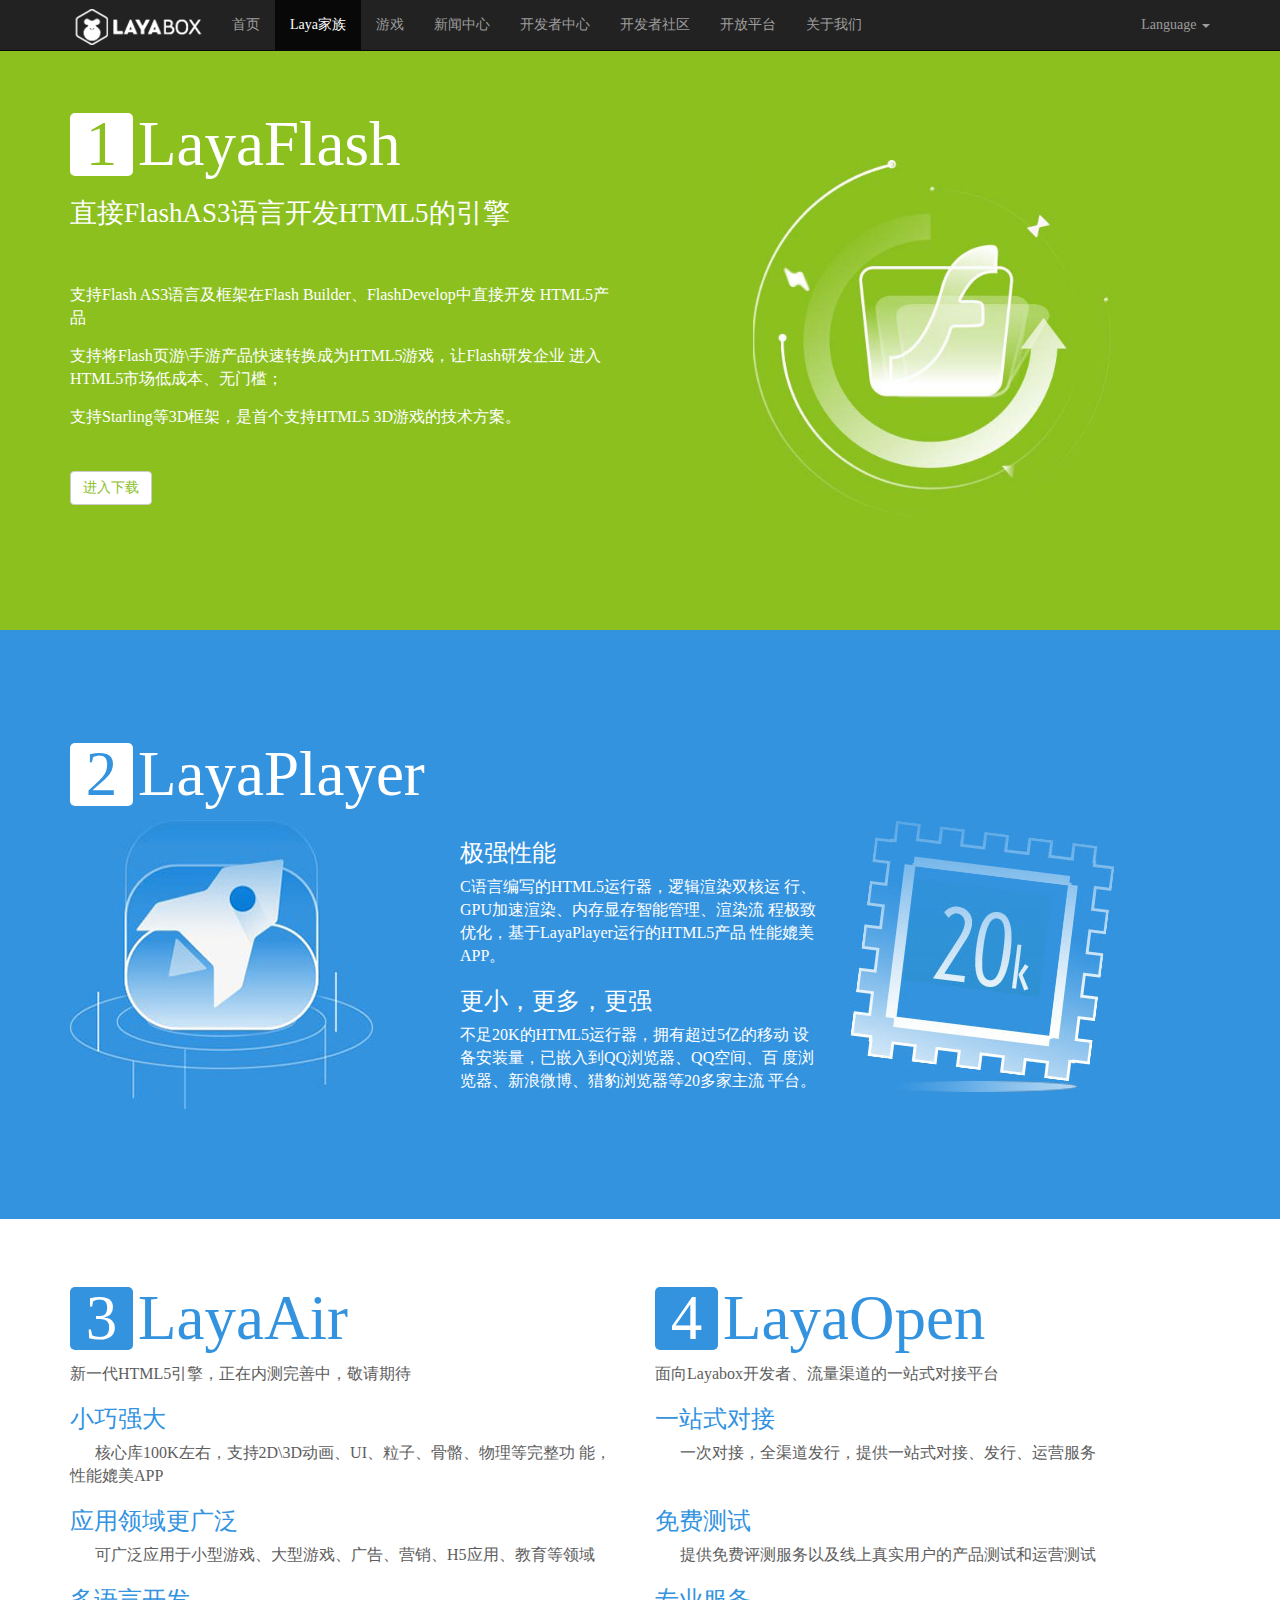
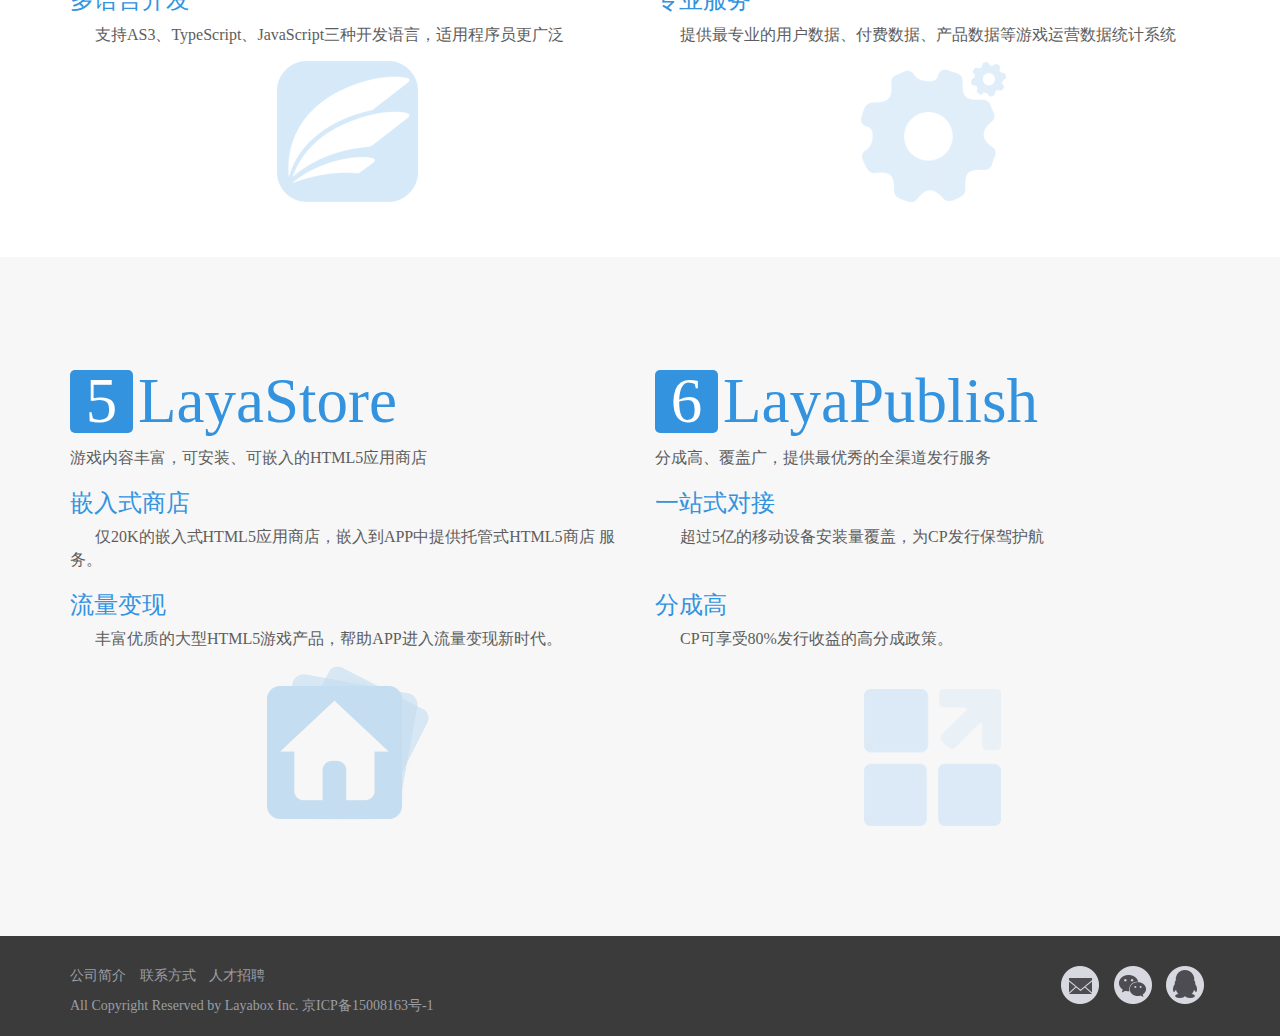
<file: LaYa.html>
<!DOCTYPE html>
<html lang="en">
<head>
	<meta charset="UTF-8">
	<title>LayYa家族</title>
	<meta name="viewport" content="width=device-width, initial-scale=1">
	<link rel="stylesheet" href="./css/bootstrap.min.css">
	<script src="./js/jquery-3.1.0.min.js"></script>
	<script src="./js/bootstrap.min.js"></script>
	<link rel="stylesheet" href="css/animate.min.css">
	<link rel="stylesheet" href="css/base.css">
	<link rel="stylesheet" href="css/LaYa.css">
	<style>
		
	</style>
</head>
<body>
<nav class="navbar navbar-inverse navbar-fixed-top">
	<div class="container">
		<div class="navbar-header">
		<button class="navbar-toggle collapsed" type="button" data-toggle="collapse" data-target=".navbar-collapse">
			<span class="sr-only">Toggle navigation</span>
			<span class="icon-bar"></span>
			<span class="icon-bar"></span>
			<span class="icon-bar"></span>
		</button>
			<a href="#" class="navbar-brand hidden-sm">
				<img src="./images/icon01.png" alt="Brand">
			</a>
		</div>
		<div class="navbar-collapse collapse" role="navigation" aria-expanded="true">
			<ul class="nav navbar-nav">
				<li><a href="index.html">首页</a></li>
				<li class="active"><a href="LaYa.html">Laya家族</a></li>
				<li><a href="game.html">游戏</a></li>
				<li><a href="news.html">新闻中心</a></li>
				<li><a href="#">开发者中心</a></li>
				<li><a href="#">开发者社区</a></li>
				<li><a href="#">开放平台</a></li>
				<li><a href="about-us.html">关于我们</a></li>
			</ul>
			<ul class="nav navbar-nav navbar-right hidden-sm">
				<li class="dropdown">
	          <a href="#" class="dropdown-toggle" data-toggle="dropdown">Language <span class="caret"></span></a>
	          <ul class="dropdown-menu" role="menu">
	            <li><a href="#">中文</a></li>
	            <li><a href="#">English</a></li>
	            <li><a href="#">ばぺ</a></li>
	            <li><a href="#">阿萨斯</a></li>
	            <li><a href="#">ВПСг</a></li>
	          </ul>
	        </li>
			</ul>
		</div>
	</div>
</nav>
<section class="jumbotron masthead c01">
	<div class="container">
	<div class="row">
		<div class="col-md-6 col-xs-12">
				<h1 class="wow bounceInDown animated"><span class="num">1</span>LayaFlash</h1>
				<h2 class="wow bounceInLeft animated">直接FlashAS3语言开发HTML5的引擎</h2>
				<p class="wow bounceInLeft animated">支持Flash AS3语言及框架在Flash Builder、FlashDevelop中直接开发
			HTML5产品</p>
				<p class="wow bounceInLeft animated">支持将Flash页游\手游产品快速转换成为HTML5游戏，让Flash研发企业
			进入HTML5市场低成本、无门槛；</p>
				<p class="wow bounceInLeft animated">支持Starling等3D框架，是首个支持HTML5 3D游戏的技术方案。</p>
				<p class="wow bounceInLeft animated"><a class="btn btn-default btn-md" role="button">进入下载</a></p>
			</div>
			<div class="col-md-offset-1 col-md-4 col-xs-12 wow fadeInUp animated"><img class="img-responsive sm-img" src="./images/banner.jpg" alt="banner"></div>	
		</div>
	</div>
</section>
<section class="jumbotron masthead c02">
	<div class="container">
		<div class="row">
			<div class="col-xs-12"><h1 class="wow fadeInLeft animated"><span class="num">2</span>LayaPlayer</h1></div>
			<div class="col-md-4 wow flipInX" data-wow-duration="2s"><img src="images/banner02.jpg" alt=""></div>
			<div class="col-md-4 wow fadeInDown animated">
				<h3>极强性能</h3>
				<p>C语言编写的HTML5运行器，逻辑渲染双核运
					行、GPU加速渲染、内存显存智能管理、渲染流
					程极致优化，基于LayaPlayer运行的HTML5产品
					性能媲美APP。</p>
				<h3>更小，更多，更强</h3>
				<p>不足20K的HTML5运行器，拥有超过5亿的移动
					设备安装量，已嵌入到QQ浏览器、QQ空间、百
					度浏览器、新浪微博、猎豹浏览器等20多家主流
					平台。</p>
			</div>
			<div class="col-md-4 wow flipInY" data-wow-duration="2s"><img src="images/banner02-02.jpg" alt=""></div>
		</div>
	</div>
</section>
<section class="jumbotron masthead c03">
	<div class="container">
		<div class="row">
			<div class="col-md-6 cs">
				<h1><span class="num">3</span>LayaAir</h1>
				<p class="p0">新一代HTML5引擎，正在内测完善中，敬请期待</p>
				<h3>小巧强大</h3>
				<p> 核心库100K左右，支持2D\3D动画、UI、粒子、骨骼、物理等完整功
					能，性能媲美APP</p>
				<h3>应用领域更广泛</h3>
				<p> 可广泛应用于小型游戏、大型游戏、广告、营销、H5应用、教育等领域</p>
				<h3>多语言开发</h3>
				<p>支持AS3、TypeScript、JavaScript三种开发语言，适用程序员更广泛</p>
				<div class="col-xs-12 img"><img class="pull-Mright" src="images/banner03-01.png" alt=""></div>
			</div>
			<div class="col-md-6 cs">
				<h1><span class="num">4</span>LayaOpen</h1>
				<p class="p0">面向Layabox开发者、流量渠道的一站式对接平台</p>
				<h3>一站式对接</h3>
				<p>   一次对接，全渠道发行，提供一站式对接、发行、运营服务<br>&emsp;</p>
				<h3>免费测试</h3>
				<p> 提供免费评测服务以及线上真实用户的产品测试和运营测试</p>
				<h3>专业服务</h3>
				<p>提供最专业的用户数据、付费数据、产品数据等游戏运营数据统计系统</p>
				<div class="col-xs-12"><img class="pull-Mright" src="images/banner03-02.png" alt=""></div>
			</div>
		</div>
	</div>
</section>
<section class="jumbotron masthead c04">
	<div class="container">
		<div class="row">
			<div class="col-md-6">
				<h1><span class="num">5</span>LayaStore</h1>
				<p class="p0">游戏内容丰富，可安装、可嵌入的HTML5应用商店</p>
				<h3>嵌入式商店</h3>
				<p> 仅20K的嵌入式HTML5应用商店，嵌入到APP中提供托管式HTML5商店
					服务。</p>
				<h3>流量变现</h3>
				<p> 丰富优质的大型HTML5游戏产品，帮助APP进入流量变现新时代。</p>
				<div class="col-xs-12 img"><img class="pull-Mright" src="images/banner04-01.png" alt=""></div>
			</div>
			<div class="clearfix visible-xs visible-sm"></div>
			<div class="col-md-6 cs">
				<h1 class="cs6"><span class="num">6</span>LayaPublish</h1>
				<p class="p0">分成高、覆盖广，提供最优秀的全渠道发行服务</p>
				<h3>一站式对接</h3>
				<p>   超过5亿的移动设备安装量覆盖，为CP发行保驾护航<br>&emsp;</p>
				<h3>分成高</h3>
				<p>  CP可享受80%发行收益的高分成政策。<br>&emsp;</p>
				<div class="col-xs-12"><img class="pull-Mright" src="images/banner04-02.png" alt=""></div>
			</div>
		</div>
	</div>
</section>
<footer>
	<div class="container">
		<div class="col-sm-6 col-xs-12">
			<ul class="list-inline">
				<li><a href="#">公司简介</a></li>
				<li><a href="#">联系方式</a></li>
				<li><a href="#">人才招聘</a></li>
			</ul>
			<p>All Copyright Reserved by Layabox Inc. 京ICP备15008163号-1</p>
		</div>
		<div class="col-sm-6 visible-lg visible-md visible-sm f-contact">
			<ul class="list-inline pull-right">
				<li><a href="javascript:;"><img src="images/f-icon01.png" alt=""></a>
					<div class="ewm"><img src="images/ewm.jpg" alt=""></div>
				</li>
				<li>
					<a href="javascript:;"><img src="images/f-icon02.png" alt=""></a>
					<div class="ewm"><img src="images/ewm.jpg" alt=""></div>
				</li>
				<li>
					<a href="javascript:;"><img src="images/f-icon03.png" alt=""></a>
					<div class="ewm"><img src="images/ewm.jpg" alt=""></div>
				</li>
			</ul>
		</div>
	</div>
	<script src="js/wow.min.js"></script>
	<script>
		new WOW().init();
	</script>
</footer>
</body>
</html>
</file>
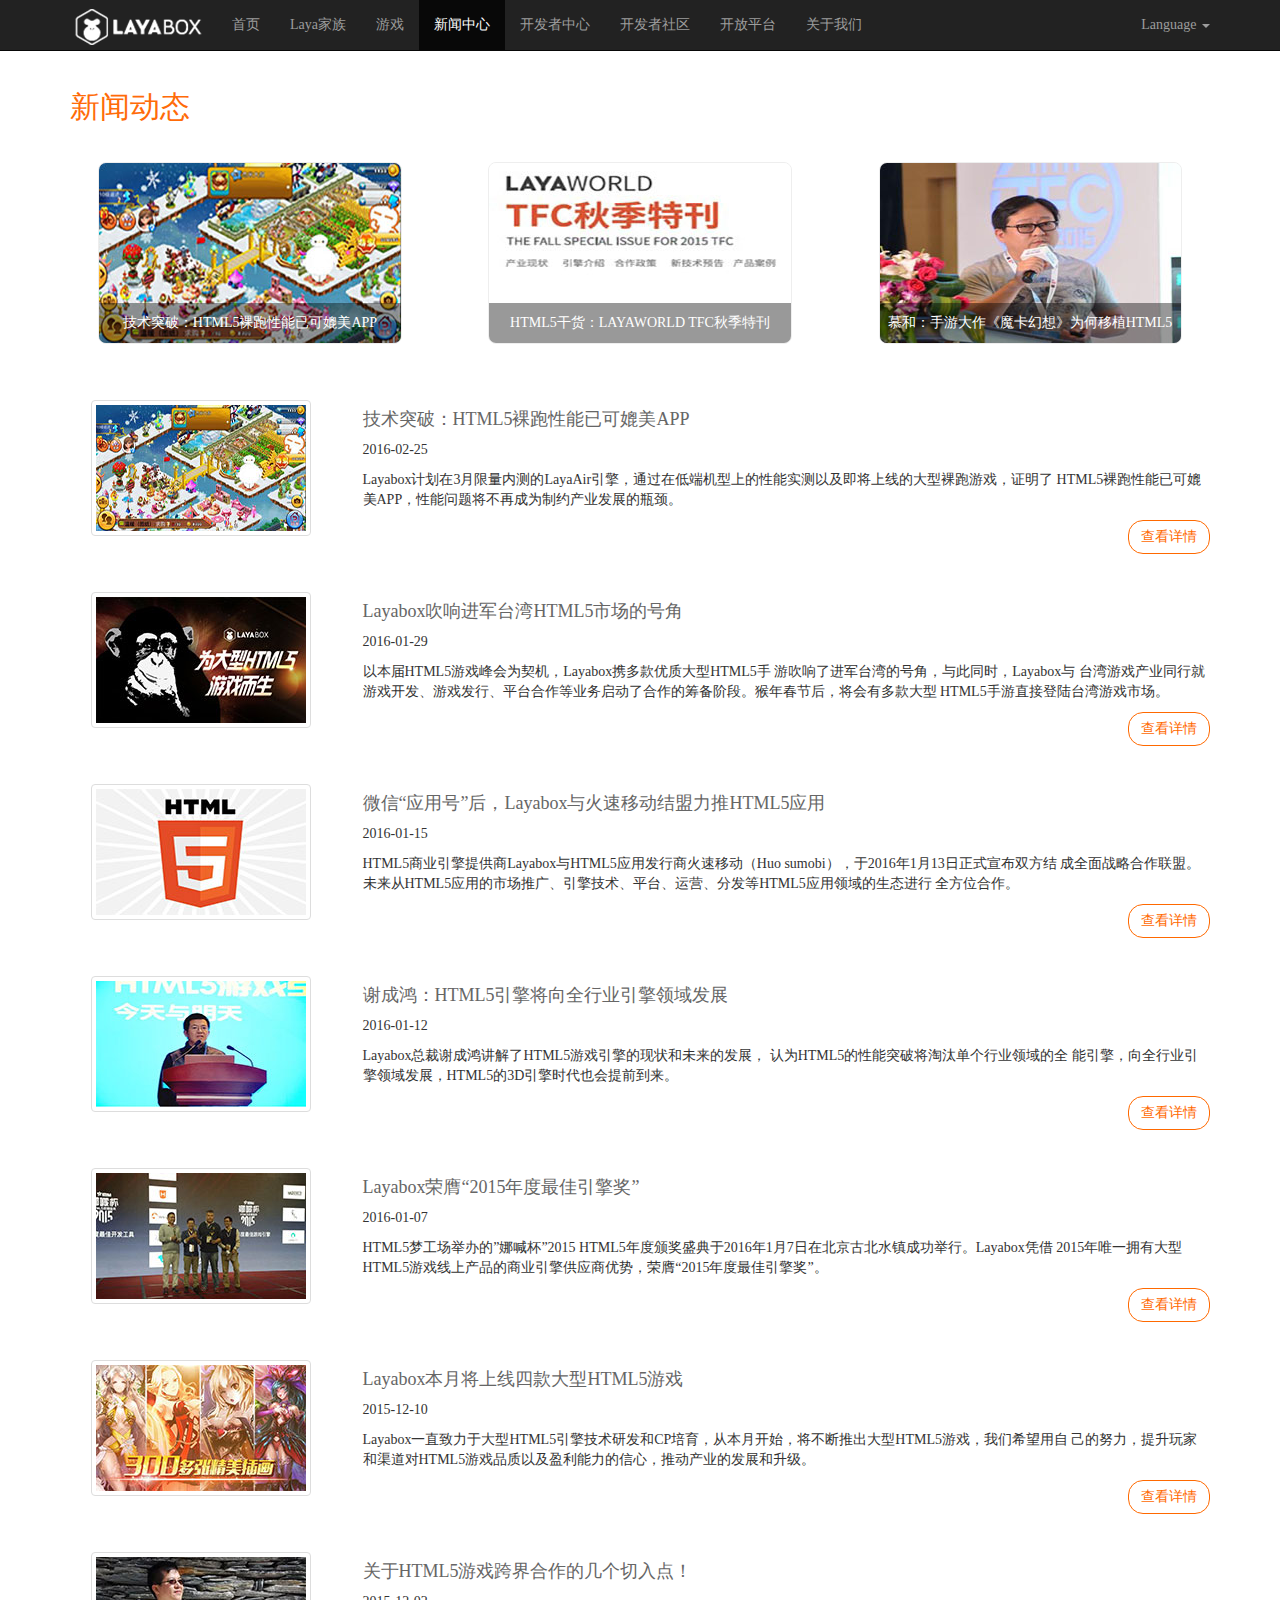
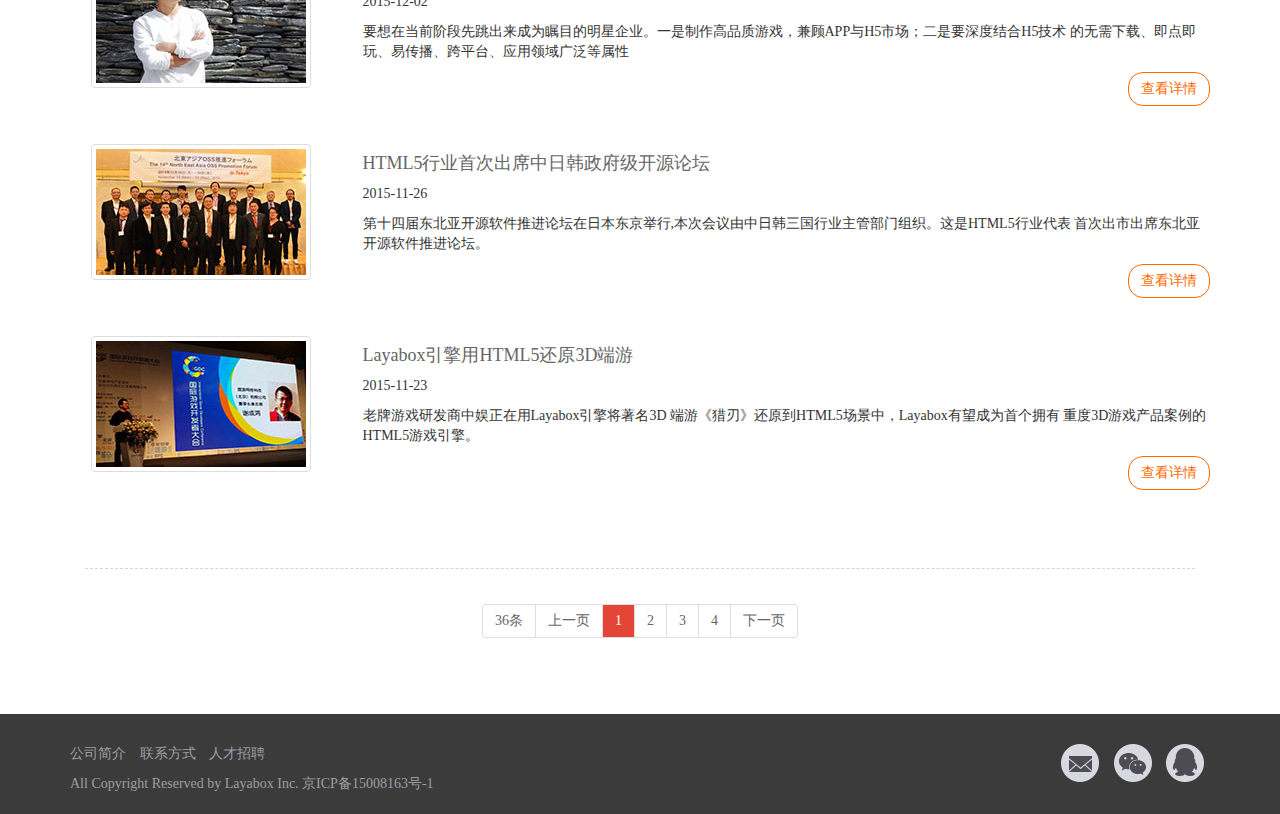
<file: news.html>
<!DOCTYPE html>
<html lang="en">
<head>
	<meta charset="UTF-8">
	<title>new</title>
	<meta name="viewport" content="width=device-width, initial-scale=1">
	<link rel="stylesheet" href="./css/bootstrap.min.css">
	<script src="./js/jquery-3.1.0.min.js"></script>
	<script src="./js/bootstrap.min.js"></script>
	<link rel="stylesheet" href="css/animate.min.css">
	<link rel="stylesheet" href="css/base.css">
	<link rel="stylesheet" href="css/news.css">
</head>
<body>
<nav class="navbar navbar-inverse navbar-fixed-top">
	<div class="container">
		<div class="navbar-header">
		<button class="navbar-toggle collapsed" type="button" data-toggle="collapse" data-target=".navbar-collapse">
			<span class="sr-only">Toggle navigation</span>
			<span class="icon-bar"></span>
			<span class="icon-bar"></span>
			<span class="icon-bar"></span>
		</button>
			<a href="#" class="navbar-brand hidden-sm">
				<img src="./images/icon01.png" alt="Brand">
			</a>
		</div>
		<div class="navbar-collapse collapse" role="navigation" aria-expanded="true">
			<ul class="nav navbar-nav">
				<li><a href="index.html">首页</a></li>
				<li><a href="LaYa.html">Laya家族</a></li>
				<li><a href="game.html">游戏</a></li>
				<li class="active"><a href="news.html">新闻中心</a></li>
				<li><a href="#">开发者中心</a></li>
				<li><a href="#">开发者社区</a></li>
				<li><a href="#">开放平台</a></li>
				<li><a href="about-us.html">关于我们</a></li>
			</ul>
			<ul class="nav navbar-nav navbar-right hidden-sm">
				<li class="dropdown">
	          <a href="#" class="dropdown-toggle" data-toggle="dropdown">Language <span class="caret"></span></a>
	          <ul class="dropdown-menu" role="menu">
	            <li><a href="#">中文</a></li>
	            <li><a href="#">English</a></li>
	            <li><a href="#">ばぺ</a></li>
	            <li><a href="#">阿萨斯</a></li>
	            <li><a href="#">ВПСг</a></li>
	          </ul>
	        </li>
			</ul>
		</div>
	</div>
</nav>
<section class="trends">
	<div class="container">
		<div class="row">
			<div class="col-xs-12">
				<div class="page-header">
					<h2>新闻动态</h2>
				</div>
			</div>
		</div>
		<div class="row">
			<div class="col-xs-4">
				<div class="media">
					<a href="#"><img class="img-responsive" src="images/new-h01.jpg" alt=""></a>
					<p class="news-title hidden-xs"><a href="#">技术突破：HTML5裸跑性能已可媲美APP</a></p>
				</div>
			</div>
			<div class="col-xs-4">
				<div class="media">
					<a href="#"><img class="img-responsive" src="images/new-h02.jpg" alt=""></a>
					<p class="news-title hidden-xs"><a href="#">HTML5干货：LAYAWORLD  TFC秋季特刊</a></p>
				</div>
			</div>
			<div class="col-xs-4">
				<div class="media">
					<a href="#"><img class="img-responsive" src="images/new-h03.jpg" alt=""></a>
					<p class="news-title hidden-xs"><a href="#">慕和：手游大作《魔卡幻想》为何移植HTML5</a></p>
				</div>
			</div>
		</div>
	</div>
</section>
<section class="news-body">
	<div class="container">
		<div class="row list-item">
			<div class="col-md-3 col-xs-4 text-center">
				<div class="thumbnail">
					<a href="#">
						<img src="images/new01.jpg" alt="">
					</a>
				</div>
			</div>
			<div class="col-md-9 col-xs-8">
				<h4><a href="#">技术突破：HTML5裸跑性能已可媲美APP</a></h4>
				<p>2016-02-25</p>
				<p class="hidden-xs">Layabox计划在3月限量内测的LayaAir引擎，通过在低端机型上的性能实测以及即将上线的大型裸跑游戏，证明了
				HTML5裸跑性能已可媲美APP，性能问题将不再成为制约产业发展的瓶颈。</p>
				<a href="#" class="btn btn-md btn-org pull-right hidden-xs">查看详情</a>
			</div>
		</div>
		<div class="row list-item">
			<div class="col-md-3 col-xs-4 text-center">
				<div class="thumbnail">
					<a href="#">
						<img src="images/new02.jpg" alt="">
					</a>
				</div>
			</div>
			<div class="col-md-9 col-xs-8">
				<h4><a href="#">Layabox吹响进军台湾HTML5市场的号角</a></h4>
				<p>2016-01-29</p>
				<p class="hidden-xs">以本届HTML5游戏峰会为契机，Layabox携多款优质大型HTML5手	游吹响了进军台湾的号角，与此同时，Layabox与
					台湾游戏产业同行就游戏开发、游戏发行、平台合作等业务启动了合作的筹备阶段。猴年春节后，将会有多款大型
					HTML5手游直接登陆台湾游戏市场。</p>
				<a href="#" class="btn btn-md btn-org pull-right hidden-xs">查看详情</a>
			</div>
		</div>
		<div class="row list-item">
			<div class="col-md-3 col-xs-4 text-center">
				<div class="thumbnail">
					<a href="#">
						<img src="images/new03.jpg" alt="">
					</a>
				</div>
			</div>
			<div class="col-md-9 col-xs-8">
				<h4><a href="#">微信“应用号”后，Layabox与火速移动结盟力推HTML5应用 </a></h4>
				<p>2016-01-15</p>
				<p class="hidden-xs">HTML5商业引擎提供商Layabox与HTML5应用发行商火速移动（Huo	sumobi），于2016年1月13日正式宣布双方结
					成全面战略合作联盟。未来从HTML5应用的市场推广、引擎技术、平台、运营、分发等HTML5应用领域的生态进行
					全方位合作。</p>
				<a href="#" class="btn btn-md btn-org pull-right hidden-xs">查看详情</a>
			</div>
		</div>
		<div class="row list-item">
			<div class="col-md-3 col-xs-4 text-center">
				<div class="thumbnail">
					<a href="#">
						<img src="images/new04.jpg" alt="">
					</a>
				</div>
			</div>
			<div class="col-md-9 col-xs-8">
				<h4><a href="#">谢成鸿：HTML5引擎将向全行业引擎领域发展</a></h4>
				<p>2016-01-12</p>
				<p class="hidden-xs">Layabox总裁谢成鸿讲解了HTML5游戏引擎的现状和未来的发展，	认为HTML5的性能突破将淘汰单个行业领域的全
					能引擎，向全行业引擎领域发展，HTML5的3D引擎时代也会提前到来。</p>
				<a href="#" class="btn btn-md btn-org pull-right hidden-xs">查看详情</a>
			</div>
		</div>
		<div class="row list-item">
			<div class="col-md-3 col-xs-4 text-center">
				<div class="thumbnail">
					<a href="#">
						<img src="images/new05.jpg" alt="">
					</a>
				</div>
			</div>
			<div class="col-md-9 col-xs-8">
				<h4><a href="#">Layabox荣膺“2015年度最佳引擎奖”</a></h4>
				<p>2016-01-07</p>
				<p class="hidden-xs">HTML5梦工场举办的”娜喊杯”2015 						HTML5年度颁奖盛典于2016年1月7日在北京古北水镇成功举行。Layabox凭借
					2015年唯一拥有大型HTML5游戏线上产品的商业引擎供应商优势，荣膺“2015年度最佳引擎奖”。</p>
				<a href="#" class="btn btn-md btn-org pull-right hidden-xs">查看详情</a>
			</div>
		</div>
		<div class="row list-item">
			<div class="col-md-3 col-xs-4 text-center">
				<div class="thumbnail">
					<a href="#">
						<img src="images/new06.jpg" alt="">
					</a>
				</div>
			</div>
			<div class="col-md-9 col-xs-8">
				<h4><a href="#">Layabox本月将上线四款大型HTML5游戏</a></h4>
				<p>2015-12-10</p>
				<p class="hidden-xs">Layabox一直致力于大型HTML5引擎技术研发和CP培育，从本月开始，将不断推出大型HTML5游戏，我们希望用自
				己的努力，提升玩家和渠道对HTML5游戏品质以及盈利能力的信心，推动产业的发展和升级。</p>
				<a href="#" class="btn btn-md btn-org pull-right hidden-xs">查看详情</a>
			</div>
		</div>
		<div class="row list-item">
			<div class="col-md-3 col-xs-4 text-center">
				<div class="thumbnail">
					<a href="#">
						<img src="images/new07.jpg" alt="">
					</a>
				</div>
			</div>
			<div class="col-md-9 col-xs-8">
				<h4><a href="#">关于HTML5游戏跨界合作的几个切入点！</a></h4>
				<p>2015-12-02</p>
				<p class="hidden-xs">要想在当前阶段先跳出来成为瞩目的明星企业。一是制作高品质游戏，兼顾APP与H5市场；二是要深度结合H5技术
的无需下载、即点即玩、易传播、跨平台、应用领域广泛等属性</p>
				<a href="#" class="btn btn-md btn-org pull-right hidden-xs">查看详情</a>
			</div>
		</div>
		<div class="row list-item">
			<div class="col-md-3 col-xs-4 text-center">
				<div class="thumbnail">
					<a href="#">
						<img src="images/new08.jpg" alt="">
					</a>
				</div>
			</div>
			<div class="col-md-9 col-xs-8">
				<h4><a href="#">HTML5行业首次出席中日韩政府级开源论坛   </a></h4>
				<p>2015-11-26</p>
				<p class="hidden-xs">第十四届东北亚开源软件推进论坛在日本东京举行,本次会议由中日韩三国行业主管部门组织。这是HTML5行业代表
首次出市出席东北亚开源软件推进论坛。</p>
				<a href="#" class="btn btn-md btn-org pull-right hidden-xs">查看详情</a>
			</div>
		</div>
		<div class="row list-item">
			<div class="col-md-3 col-xs-4 text-center">
				<div class="thumbnail">
					<a href="#">
						<img src="images/new09.jpg" alt="">
					</a>
				</div>
			</div>
			<div class="col-md-9 col-xs-8">
				<h4><a href="#">Layabox引擎用HTML5还原3D端游</a></h4>
				<p>2015-11-23</p>
				<p class="hidden-xs">老牌游戏研发商中娱正在用Layabox引擎将著名3D 端游《猎刃》还原到HTML5场景中，Layabox有望成为首个拥有
重度3D游戏产品案例的HTML5游戏引擎。</p>
				<a href="#" class="btn btn-md btn-org pull-right hidden-xs">查看详情</a>
			</div>
		</div>
		<div class="row">
			<div class="container">
				<div class="col-md-12">
					<div class="line"></div>
				</div>
			</div>
		</div>
		<div class="row">
			<div class="col-md-12">
				<div class="text-center">
					<ul class="pagination">
						<li><a href="#">36条</a></li>
						<li><a href="#">上一页</a></li>
						<li class="active"><a href="#">1</a></li>
						<li><a href="#">2</a></li>
						<li><a href="#">3</a></li>
						<li><a href="#">4</a></li>
						<li><a href="#">下一页</a></li>
					</ul>
				</div>
			</div>
		</div>
	</div>
</section>
<footer>
	<div class="container">
		<div class="col-sm-6 col-xs-12">
			<ul class="list-inline">
				<li><a href="#">公司简介</a></li>
				<li><a href="#">联系方式</a></li>
				<li><a href="#">人才招聘</a></li>
			</ul>
			<p>All Copyright Reserved by Layabox Inc. 京ICP备15008163号-1</p>
		</div>
		<div class="col-sm-6 visible-lg visible-md visible-sm f-contact">
			<ul class="list-inline pull-right">
				<li><a href="javascript:;"><img src="images/f-icon01.png" alt=""></a>
					<div class="ewm"><img src="images/ewm.jpg" alt=""></div>
				</li>
				<li>
					<a href="javascript:;"><img src="images/f-icon02.png" alt=""></a>
					<div class="ewm"><img src="images/ewm.jpg" alt=""></div>
				</li>
				<li>
					<a href="javascript:;"><img src="images/f-icon03.png" alt=""></a>
					<div class="ewm"><img src="images/ewm.jpg" alt=""></div>
				</li>
			</ul>
		</div>
	</div>
</footer>	
</body>
</html>
</file>
<file: css/base.css>
body{
	font-family: "微软雅黑";
}

@media screen and (min-width: 767px) {
			h2{
				font-size: 48px;
			}
			.h4{
				font-size: 30px;
			}
			.h02{
				font-size: 34px;
				color: #2a2a2a;
			}
		}

		nav .navbar-brand>img{
			margin-top: -6px;
		}
		.navbar-right .dropdown-menu {
   			background-color: #080808;
   			
		}
		.navbar-right .dropdown-menu a{
			color: #fff;
		}


/* footer */

footer{
	background: #3b3b3b;
	color: #9c9ea5;
}
footer .container{
	padding: 30px 0 10px;
}
footer li a{
	text-decoration: none;
	color: #9c9ea5;
}
footer li a:hover{
	text-decoration: none;
	color: #fff;
}
@media screen and (max-width: 767px) {
	footer .col-xs-12{
		text-align: center;
	}
}

.f-contact li{
	position: relative;
}

.f-contact li .ewm{
	position: absolute;
	bottom: 50px;
	left: -50px;
	display: none;
}
.f-contact li:hover .ewm{
	display: block;
}
.f-contact li .ewm:after{
	content: "";
	position: absolute;
	border:10px solid #fff;
	display: block;
	left: 50%;
	margin-left:-8px;
	border-bottom: none; 
	border-left-color:transparent;
	border-right-color:transparent;  
}
</file>
<file: css/index.css>
/*banner*/
		.banner{
			padding-top: 50px;
			background: #2b80d9;
		}
		.banner img{
			margin: 0 auto;
		}
		.banner img:hover{
			opacity: 0.8;
		}
		/* content01 */
		.content01{
			padding-top: 70px;
			background: #fbfaf7;
			color: #666666;
		}
		.content01 .media{
			margin-bottom: 15px;
		}
		.content01 h2{
			color: #0078d7;
			font-weight: bold;

		}
		.content01 .h4{
			margin: 20px 0 50px; 
		}
		.content01 .media-left img{
			background: #0078d7;
			border-radius: 8px;
		}
		.content01 h4{
			color: #333333;
		}
		.content01 .media-body{
			padding-bottom: 15px;
		}
		/* .content02 */
		.content02{
			margin-top: 8%;
			margin-bottom: 30px;
		}
		.content02 .img{
			padding-top: 80px;
		}
		.content02 h2{
			color: #8fc31f;
			font-weight: bold;
			margin-bottom: 30px;
		}
		.content02 .list-unstyled img{
			background: #8fc31f;
			border-radius: 50%;
			margin-right: 10px;
			margin-top: -10px;
			margin-bottom: 15px;
		}
		.content02 .list-unstyled li{
			padding-top: 10px;
		}
		@media screen and (min-width: 350px) {
			.content02 .list-unstyled li{
				line-height: 28px;
			}
		}

/* content03 */
.content03{
	background: #0079d7;
	color: #fff;
	padding-bottom: 50px;
}
.content03 h2{
	margin-bottom: 70px;
	padding-top: 100px;
	font-weight: bold;
}
.content03 .btm{
	padding: 0 0 100px 0;
}
.content03  .btm-r{
	padding-right:50px; 
}
@media screen and (max-width: 767px) {
	.content03 h2{
	margin-bottom: 40px;
	padding-top: 50px;
	font-weight: bold;
}
	.content03 .btm{
	padding: 0;
}
.content03 .media{
	padding-bottom: 30px;
}
}

/* content04 */
.content04{
	padding-top: 40px;
	padding-bottom: 40px;
}
.content04 .th{
	padding-bottom:40px;
}
.content04 .bigimg{
	cursor: pointer;
}
.content04 .more{
	height: 67px;
	line-height: 67px;
	text-decoration: none;
	color: #666;
	display: block;
}

/*.content04 .smallImg{
	text-align: center;
}*/

.content04 .smallImg li{
	margin-left: 32px;
	vertical-align: top;
}
.content04 .smallImg li p{
	width: 57px;
	margin:0 auto;
	padding-bottom: 10px;
}

@media screen and (max-width: 991px) {
	.content04 .col-xs-12 .bigimg{
		margin:0 auto 30px;
	}
}

@media screen and (max-width: 420px){
	.content04 .h02{
		font-size: 25px;
	}
}

/* content05 */
.content05{
	background: #f4f4f4;
}
.content05 h2 small{
	font-size: 12px;
}
.content05 ul li{
	margin-bottom: 20px;
}
.content05 ul li img{
	border: 1px solid #dddddd;
	border-radius: 5px;
}
@media screen and (max-width: 535px){
	.content05 .partner li{
		width: 30%;
	}
	.content05 .partner li img{
		width: 100%;
	}
}
@media screen and (max-width: 360px) {
	/*.content05 .partner li img{
		width: 130px;
	}*/
}
</file>
<file: css/about-us.css>
/* header */

header{
	margin-top: 50px;
}

/* company */
@media screen and (max-width: 768px) {
	.company h3{
		font-size: 18px;
	}
}
.company{
	padding:80px 0 60px;
}
.company p{
	line-height: 32px;
	text-indent: 25px;
}
.img-hover:hover{
	opacity: 0.8;
}

/* zhaopin */
.zhaopin{
	background: #8cc11f;
	color: #fff;
	padding: 80px 0 70px;
}
.z-h1{
	padding-bottom: 20px;
}
.zhaopin p{
	margin-bottom: 20px;
}
.zhaopin .btn{
	margin-bottom: 20px;
}
.zhaopin a{
	color: #8cc11f;
	font-weight: bold;
}

/* zhaopin-content */
.zhaopin-content{
	padding: 50px 0;
}
.page-header{
	border-bottom: none;
}
.page-header h2{
	font-size: 25px;
	color: #8cc11f;
}
.zhaopin-content .list-item{
	border-bottom: 1px solid #d2d2d2;
	padding:30px 0 50px;
}
.zhaopin-content .last{
	border-bottom:none;
}
.zhaopin-content .caption li{
	line-height: 32px;
}

/* contact-us */
.contact-us{
	background: #f4f4f4;
	padding: 40px 0;
}

.contact-us .media img{
	margin-right: 10px;
	float: left;
}
.middle{
	display: inline-block;
	vertical-align: middle;
	width: 0;
	height: 70px;
}

.contact-us .well{
	background: #fff;
}
</file>
<file: css/game.css>
h1{
	font-size: 36px;
}
h2{
	font-size: 30px;
}
.page-header{
	border-bottom: none;
	padding-bottom: 0;
}

/* banner */
.banner{
	margin-top:50px; 
}

/* hotGame */
.wrap{
	position: relative;
}
.hot{
	position: absolute;
	width: 40px;
	height: 100px;
	background: #e14738;
	color: #fff;
	text-align: center;
	font-size: 20px;
}
.hot:after{
	position: absolute;
	content: "";
	display: block;
	border-left: 20px solid #e14738;
	border-right: 20px solid #e14738;
	border-top: none;
	border-bottom:15px solid #fff;
	bottom: 0;
	left: 0;
}
.hot span{
	padding-top: 20px;
	display: inline-block;
}
@media screen and (max-width: 767px){
	.hot{
	position: absolute;
	width: 30px;
	height: 80px;
	background: #e14738;
	color: #fff;
	text-align: center;
	font-size: 18px;
	}
	.hot:after{
		position: absolute;
		content: "";
		display: block;
		border-left: 15px solid #e14738;
		border-right: 15px solid #e14738;
		border-top: none;
		border-bottom:10px solid #fff;
		bottom: 0;
		left: 0;
	}
	.hot span{
		padding-top: 10px;
		display: inline-block;
	}
}
.hotGame p{
	margin-bottom: 0;
	line-height: 30px;
}
.hotGame .btm{
	margin-bottom: 25px;
}
.bigImg{
	padding-top: 30px;
}
/* more */
.more{
	padding-bottom: 80px;
}
.more .col-sm-4 .img{
	position: relative;
	display: inline-block;
	overflow: hidden;
}
.more .mask{
	position: absolute;
	background: rgba(0,0,0,0.4);
	color: #fff;
	width: 100%;
	height: 100%;
	left:100%;
}
.more .mask p{
	padding: 10px;
}
</file>
<file: css/LaYa.css>
h1{
	font-size: 55px;
}

h2{
	font-size: 27px;
}

@media screen and (max-width:768px ) {
	h1{
	font-size: 40px;
	}

	h2{
		font-size: 22px;
	}
}

.jumbotron{
			background: #8bc01f;
			text-align: left;
}
h1 span.num{
	display: inline-block;
	background: #fff;
	width: 1em;
	height: 1em;
	color: #8bc01f;
	text-align: center;
	line-height: 1em;
	border-radius:5px;
	margin-right: 5px;
}
.masthead{
	margin-bottom: 0;
	padding: 90px 0 110px;
	color: #fff;
}
.masthead h2{
	margin-bottom: 10%;
}
.masthead p{
	font-size: 16px;
}
.sm-img {
    margin: 0 auto;
}
.jumbotron p.p0{
	text-indent: 0;
}
.jumbotron a.btn{
	margin-top: 5%;
}

/* c01 */
@media screen and (min-width: 970px) {
	.c01 img{
	padding-top:70px; 
	}
}
.c01 .btn{
	color: #8bc01f;
}

.c02{
	background: #3393df;
}
.c02 .num{
	color: #3393df;
}
.c03{
	background: #fff;
}
.c03 .num{
	background:#3393df;
	color: #fff;
}
.c03 h1,.c03 h2{
	color: #3393df;
}
.c03 h3{
	color: #3393df;
}
.c03 p{
	color: #5d5d5d;
	text-indent: 25px;
}
.c03 .col-xs-12{
	text-align: center;
}
.c03{
	padding-top: 45px;
	padding-bottom: 30px;
}
.c04 h1,.c04 h2{
	color: #3393df;
}
.c03 .img{
	padding-bottom: 25px;
}
.c04{
	background: #f7f7f7;
}
.c04 .num{
	background:#3393df;
	color: #fff;
}
.c04 h3{
	color: #3393df;
}
.c04 p{
	color: #5d5d5d;
	text-indent: 25px;
}
.c04 .col-xs-12{
	text-align: center;
}
@media screen and (max-width: 991px) {
	.pull-Mright{
		float: right;
	}
	.cs6{
		padding-top: 20px;
	}
}
</file>
<file: css/news.css>
/* trends */

.trends{
	margin-top: 50px;
}
.trends h2{
	font-size: 30px;
	color: #ff6b08;
}
.page-header{
	border:none;
}
.trends .col-xs-4{
	text-align: center;
}
.trends .media{
	position: relative;
	display: inline-block;
	border: 1px solid #eee;
	border-radius: 8px;
	overflow: hidden;
}

.trends .news-title{
	position: absolute;
	bottom: 0;
	color: #fff;
	background:rgba(0,0,0,0.4); 
	margin: 0;
	padding: 0;
	height: 40px;
	line-height: 40px;
	display: block;
	width: 100%;
}
.trends .news-title a{
	color: #fff;
}

/* news-body */
.news-body{
	padding: 50px 0;
}
.news-body .list-item{
	margin-bottom: 30px;
}
.btn-org{
	background: #ffffff;
	border:1px solid #ff6900;
	border-radius: 15px;
	color: #ff6900;
}

.btn-org:hover{
	background: #ff6900;
	color: #fff;
}

.news-body .thumbnail{
	display: inline-block;
}
.news-body h4 a{
	color: #666666;
	text-decoration: none;
}
.news-body h4 a:hover{
	color: #ff6900;
	text-decoration: none;
}
.line{
	padding-top: 40px;
	border-bottom: dashed 1px #D4D4D4;
	margin-bottom: 15px;
}
.pagination li a{
	color:#666;
}
.pagination li:hover a{
	background: #e34637;
	color: #fff;
}
.pagination li.active a{
	background: #e34637;
	border:1px solid #dddddd;
}
.pagination>.active>a,
 .pagination>.active>span,
  .pagination>.active>a:hover,
   .pagination>.active>span:hover,
    .pagination>.active>a:focus,
     .pagination>.active>span:focus{
	background: #e34637;
	border-color: #dddddd;
}
</file>
